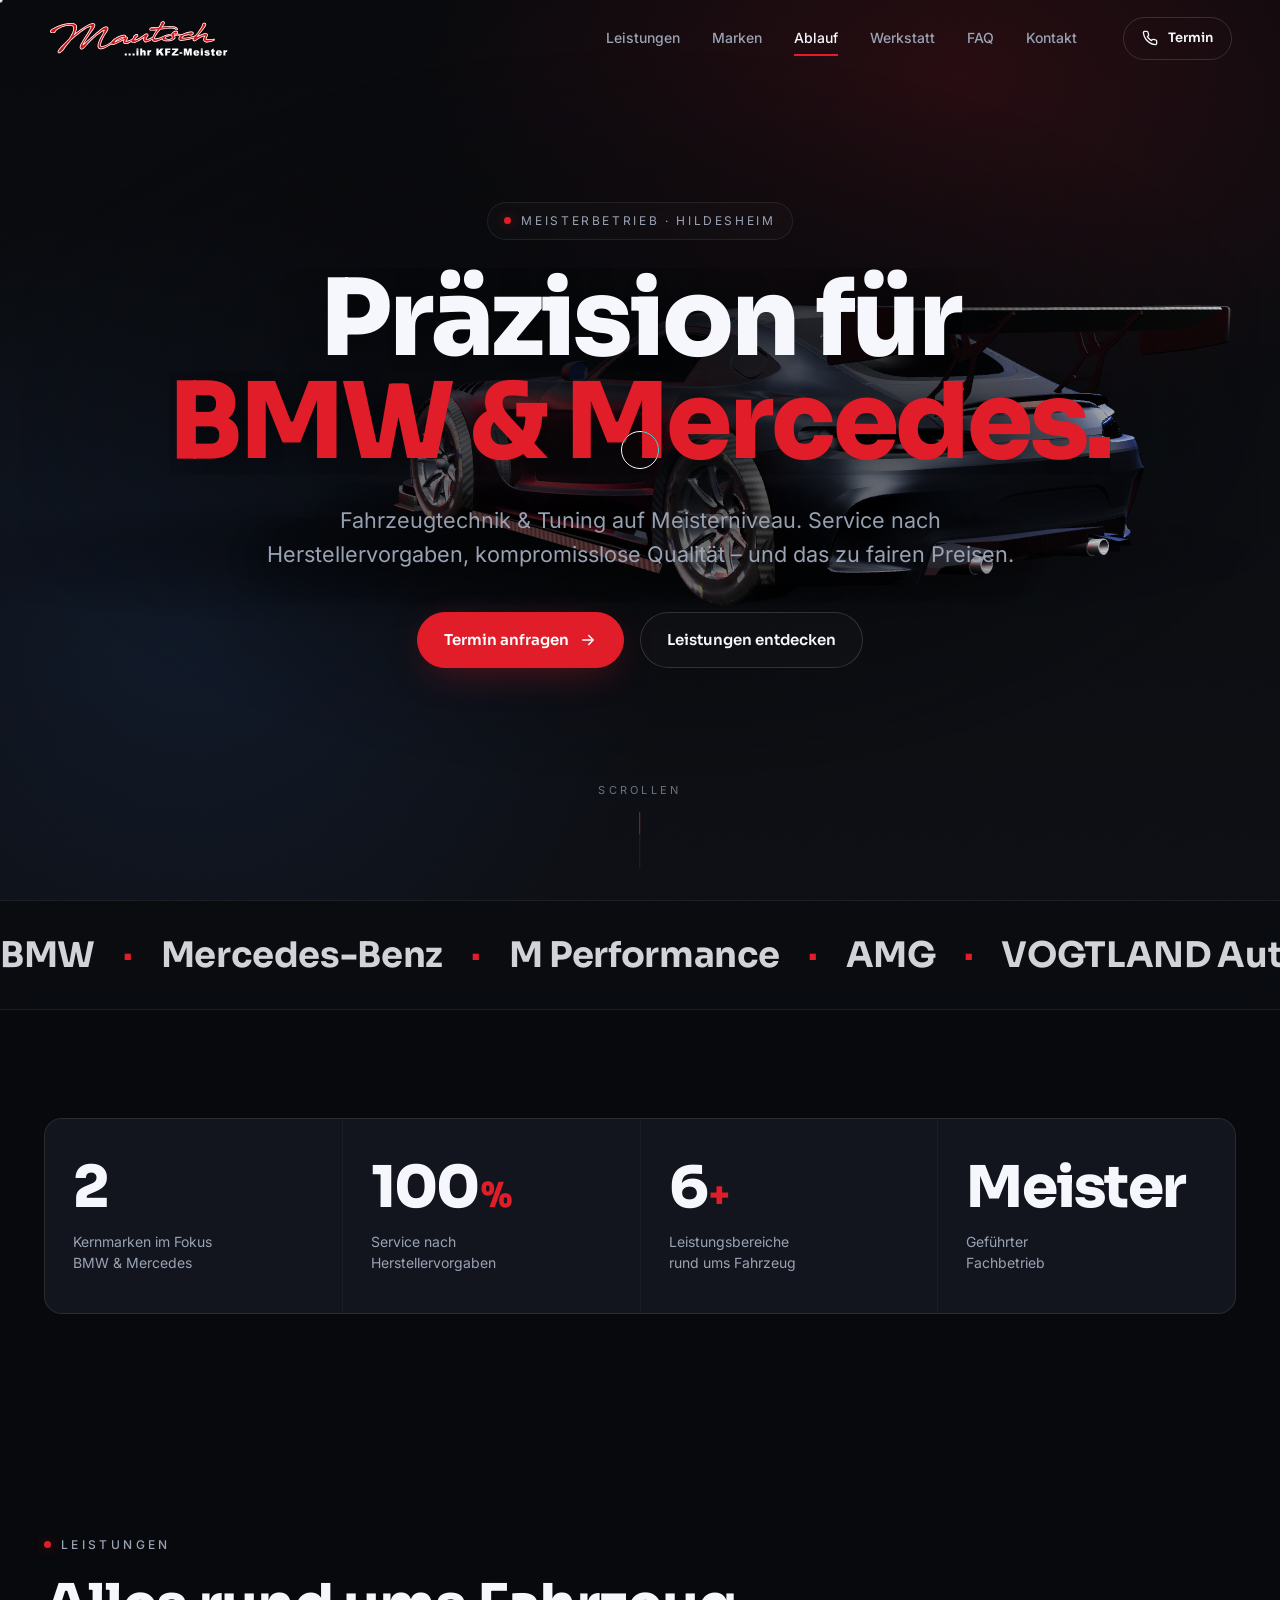
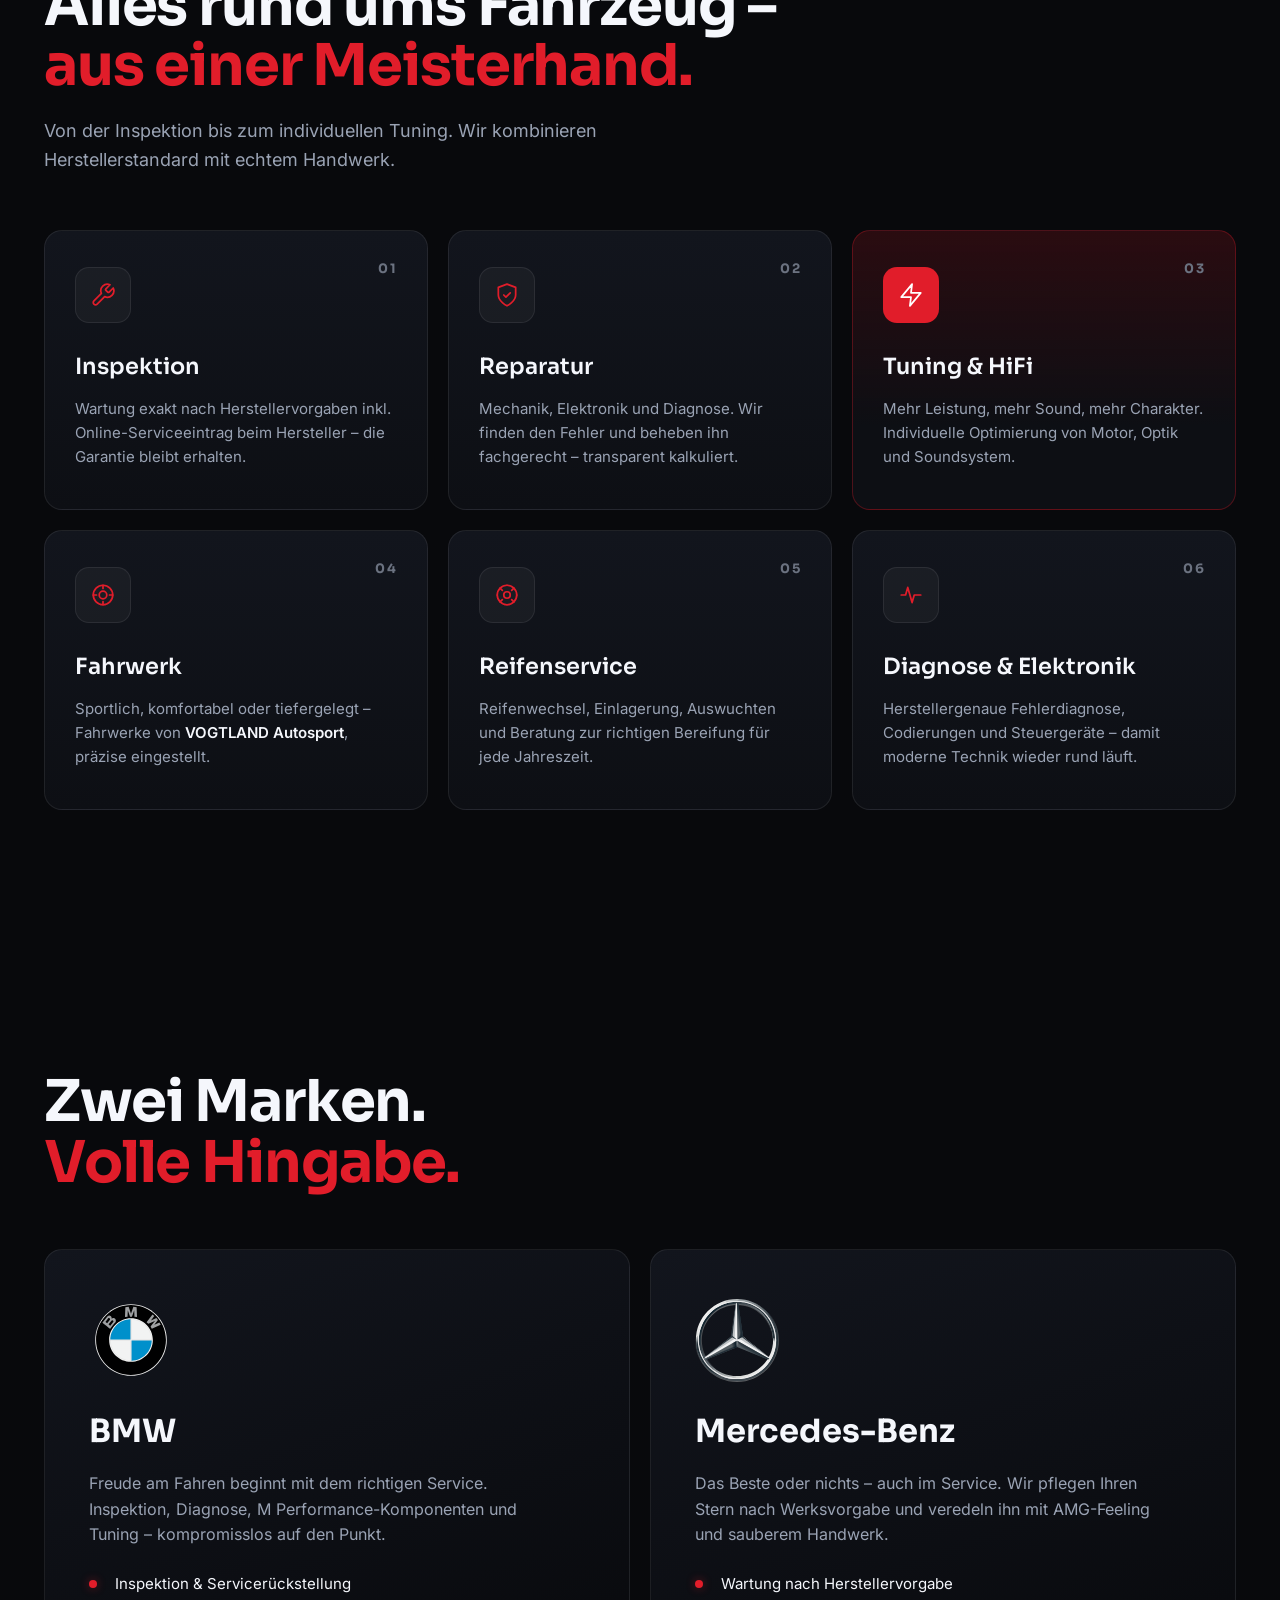
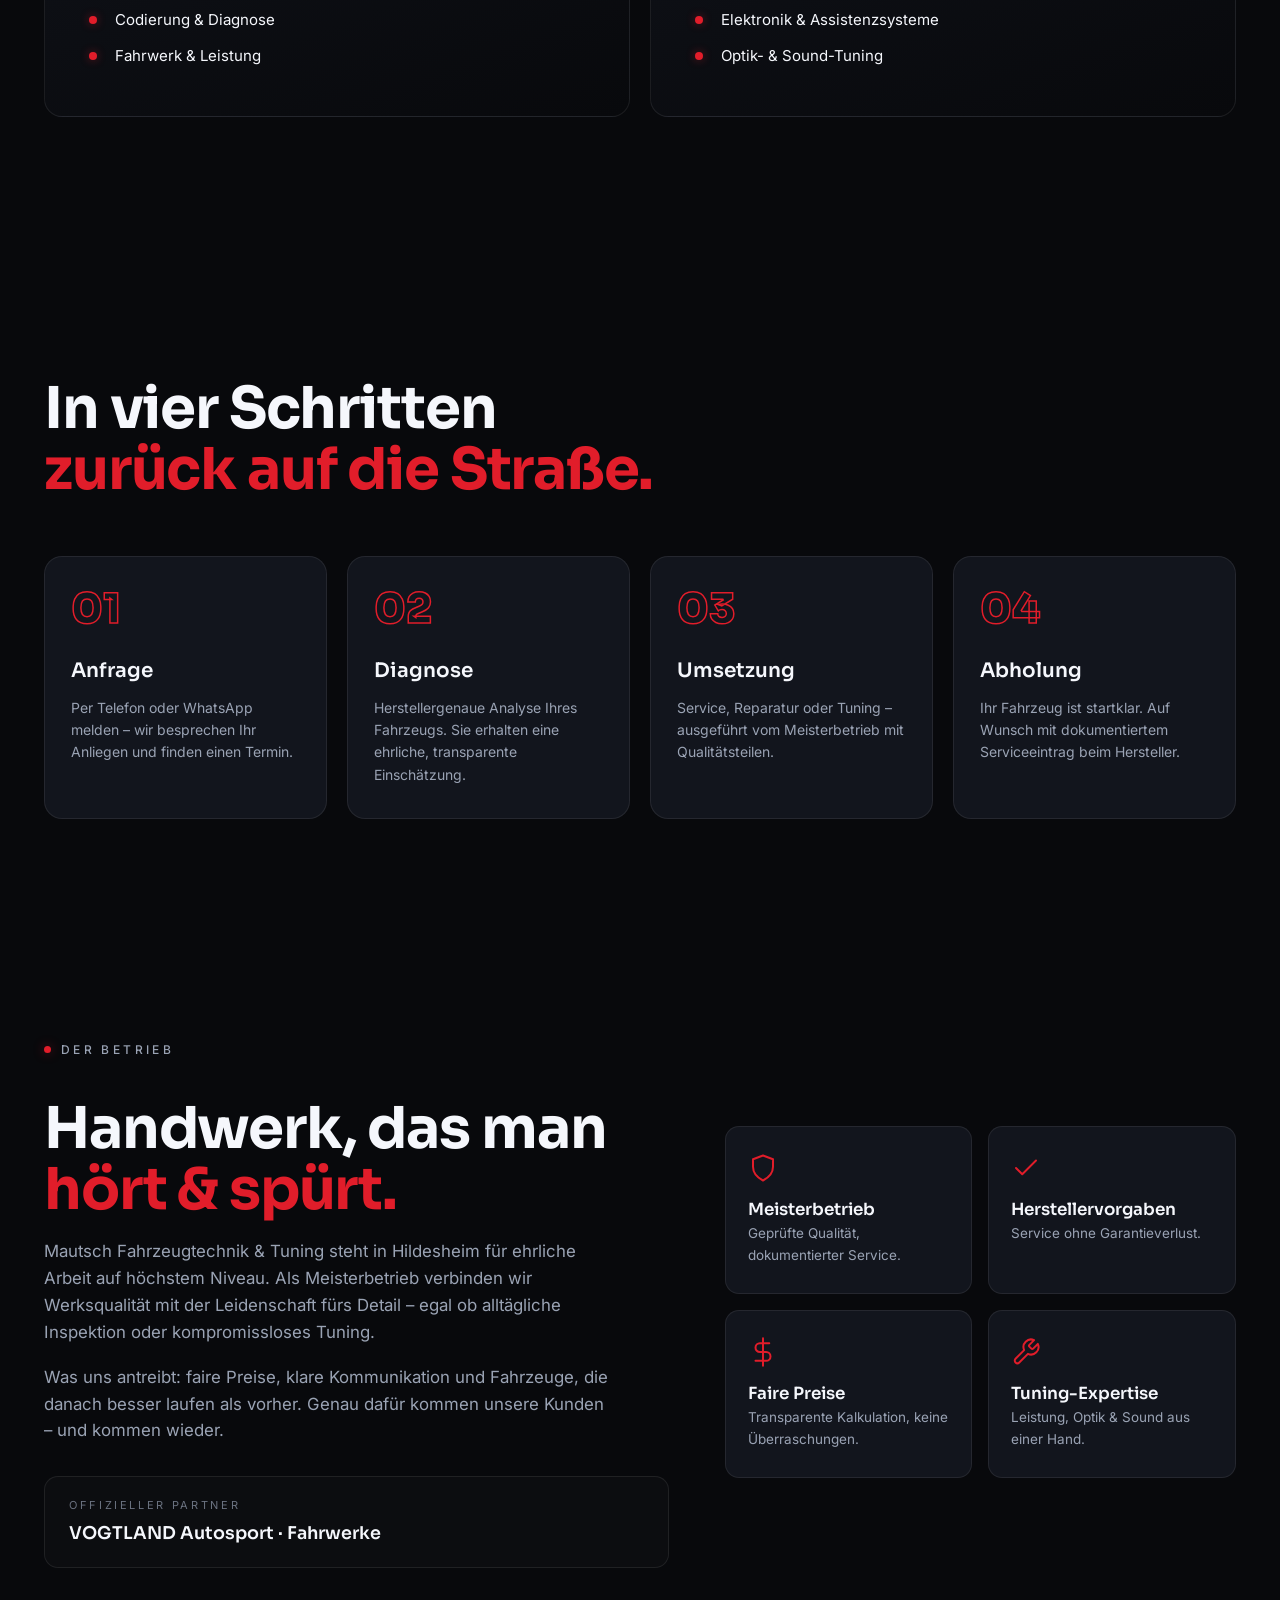
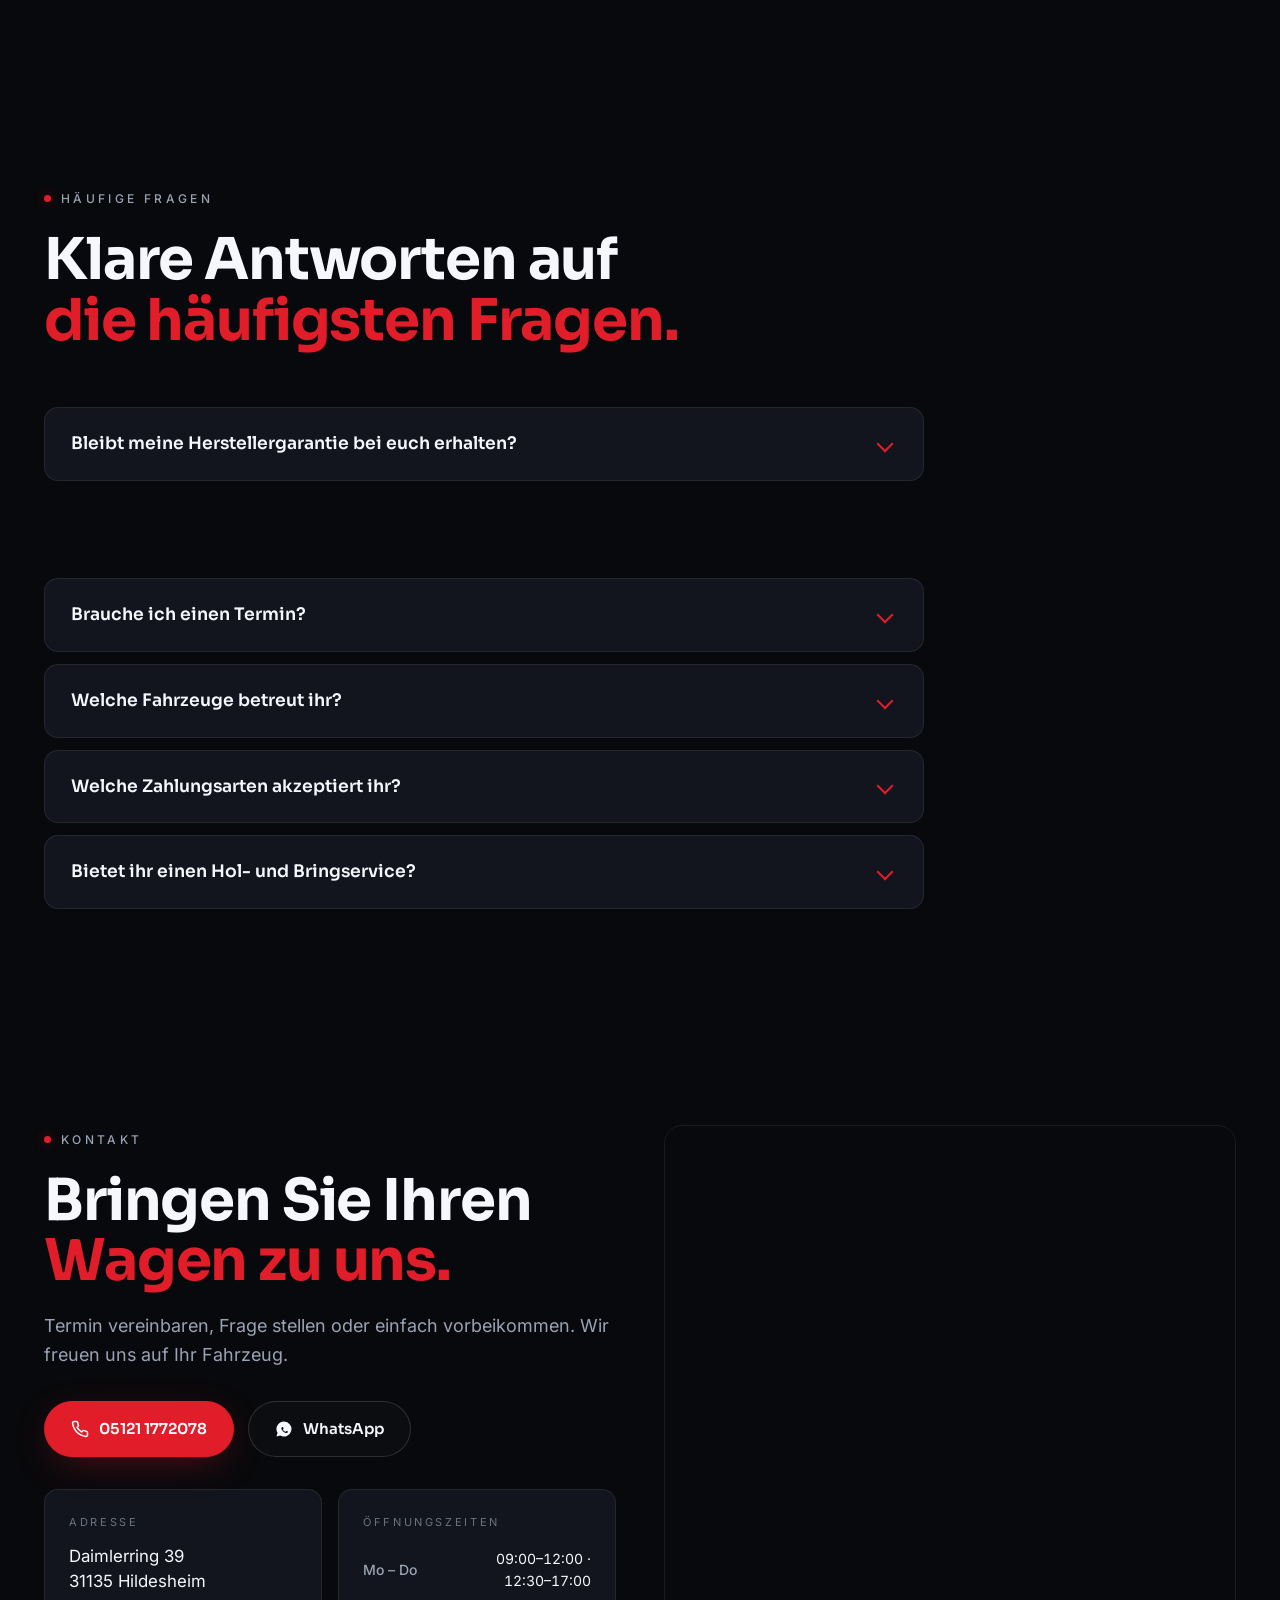
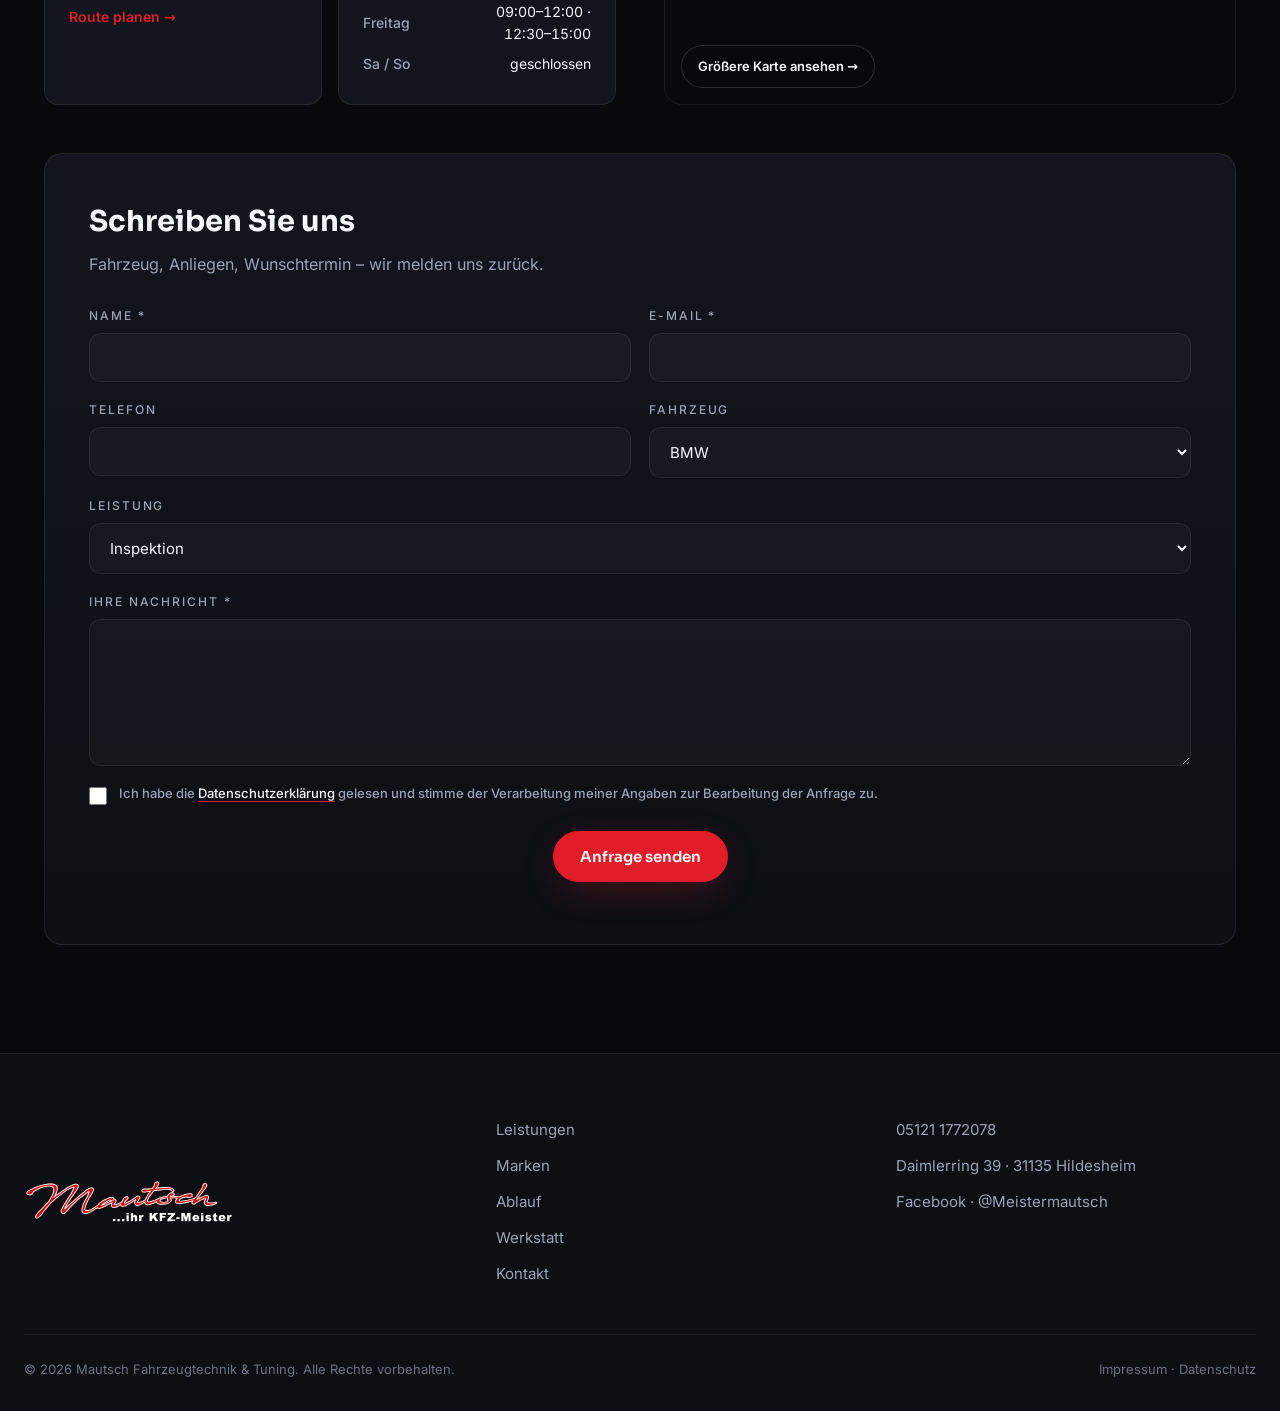
<file: mautsch-fahrzeugtechnik/index.html>
<!DOCTYPE html>
<html lang="de">
<head>
  <meta charset="UTF-8" />
  <meta name="viewport" content="width=device-width, initial-scale=1.0" />
  <title>Mautsch Fahrzeugtechnik &amp; Tuning · BMW &amp; Mercedes Spezialist Hildesheim</title>
  <meta name="description" content="Mautsch Fahrzeugtechnik & Tuning in Hildesheim – Ihr Meisterbetrieb für BMW & Mercedes. Inspektion nach Herstellervorgaben, Reparatur, Tuning & HiFi, Fahrwerk und Reifenservice." />
  <meta name="theme-color" content="#0a0b0e" />

  <meta property="og:title" content="Mautsch Fahrzeugtechnik & Tuning" />
  <meta property="og:description" content="Meisterbetrieb für BMW & Mercedes in Hildesheim. Service nach Herstellervorgaben, Tuning, Fahrwerk & mehr." />
  <meta property="og:type" content="website" />

  <script type="application/ld+json">
  {
    "@context": "https://schema.org",
    "@type": "AutoRepair",
    "name": "Mautsch Fahrzeugtechnik & Tuning",
    "description": "Meisterbetrieb für BMW & Mercedes in Hildesheim. Inspektion, Reparatur, Tuning, Fahrwerk und Reifenservice.",
    "url": "https://www.mautsch-fahrzeugtechnik.de",
    "telephone": "+49-5121-1772078",
    "priceRange": "$$",
    "address": {
      "@type": "PostalAddress",
      "streetAddress": "Daimlerring 39",
      "postalCode": "31135",
      "addressLocality": "Hildesheim",
      "addressCountry": "DE"
    },
    "geo": { "@type": "GeoCoordinates", "latitude": 52.155, "longitude": 9.95 },
    "openingHoursSpecification": [
      { "@type": "OpeningHoursSpecification", "dayOfWeek": ["Monday","Tuesday","Wednesday","Thursday"], "opens": "09:00", "closes": "17:00" },
      { "@type": "OpeningHoursSpecification", "dayOfWeek": "Friday", "opens": "09:00", "closes": "15:00" }
    ],
    "areaServed": { "@type": "City", "name": "Hildesheim" },
    "knowsAbout": ["BMW","Mercedes-Benz","Inspektion","Reparatur","Tuning","Fahrwerk","Reifenservice","Diagnose"],
    "sameAs": ["https://www.facebook.com/Meistermautsch/"]
  }
  </script>

  <link rel="preload" href="fonts/sora-latin-700-normal.woff2" as="font" type="font/woff2" crossorigin />
  <link rel="preload" href="fonts/inter-latin-400-normal.woff2" as="font" type="font/woff2" crossorigin />
  <link rel="stylesheet" href="css/fonts.css" />
  <link rel="stylesheet" href="css/style.css" />

  <!-- Motion + smooth scroll libraries (vendored locally, deferred so they load before the module) -->
  <script defer src="js/vendor/gsap.min.js"></script>
  <script defer src="js/vendor/ScrollTrigger.min.js"></script>
  <script defer src="js/vendor/lenis.umd.js"></script>

  <!-- Three.js for the 3D low-poly car (vendored locally) -->
  <script type="importmap">
  {
    "imports": {
      "three": "./js/vendor/three.module.js",
      "three/addons/": "./js/vendor/three/addons/"
    }
  }
  </script>

  <script type="module" src="js/scene.js"></script>
  <script type="module" src="js/main.js"></script>
</head>
<body>
  <!-- ===== Preloader ===== -->
  <div class="preloader" id="preloader" aria-hidden="true">
    <div class="preloader__inner">
      <img class="preloader__logo" src="img/mautsch.svg" alt="Mautsch Fahrzeugtechnik &amp; Tuning" />
      <div class="preloader__bar"><span id="preloaderBar"></span></div>
      <div class="preloader__pct" id="preloaderPct">0%</div>
    </div>
  </div>

  <!-- ===== Custom cursor (desktop) ===== -->
  <div class="cursor" id="cursor" aria-hidden="true"></div>
  <div class="cursor-dot" id="cursorDot" aria-hidden="true"></div>

  <!-- ===== Persistent 3D canvas ===== -->
  <div class="scene" id="scene" aria-hidden="true">
    <canvas id="car-canvas"></canvas>
  </div>
  <div class="grain" aria-hidden="true"></div>

  <!-- ===== Navigation ===== -->
  <header class="nav" id="nav">
    <a class="nav__brand" href="#top" aria-label="Mautsch Fahrzeugtechnik Startseite">
      <img class="nav__brand-logo" src="img/mautsch.svg" alt="Mautsch Fahrzeugtechnik &amp; Tuning" />
    </a>
    <nav class="nav__links" id="navLinks" aria-label="Hauptnavigation">
      <a href="#leistungen" data-link>Leistungen</a>
      <a href="#marken" data-link>Marken</a>
      <a href="#ablauf" data-link>Ablauf</a>
      <a href="#werkstatt" data-link>Werkstatt</a>
      <a href="#faq" data-link>FAQ</a>
      <a href="#kontakt" data-link>Kontakt</a>
    </nav>
    <a href="tel:+4951211772078" class="btn btn--sm nav__cta" data-magnetic>
      <svg viewBox="0 0 24 24" width="16" height="16" fill="none" stroke="currentColor" stroke-width="2" stroke-linecap="round" stroke-linejoin="round" aria-hidden="true"><path d="M22 16.92v3a2 2 0 0 1-2.18 2 19.79 19.79 0 0 1-8.63-3.07 19.5 19.5 0 0 1-6-6 19.79 19.79 0 0 1-3.07-8.67A2 2 0 0 1 4.11 2h3a2 2 0 0 1 2 1.72c.13.96.36 1.9.7 2.81a2 2 0 0 1-.45 2.11L8.09 9.91a16 16 0 0 0 6 6l1.27-1.27a2 2 0 0 1 2.11-.45c.91.34 1.85.57 2.81.7A2 2 0 0 1 22 16.92Z"/></svg>
      Termin
    </a>
    <button class="nav__burger" id="navBurger" aria-label="Menü öffnen" aria-expanded="false">
      <span></span><span></span><span></span>
    </button>
  </header>

  <!-- Mobile menu -->
  <div class="mobile-menu" id="mobileMenu" aria-hidden="true">
    <a href="#leistungen" data-link>Leistungen</a>
    <a href="#marken" data-link>Marken</a>
    <a href="#ablauf" data-link>Ablauf</a>
    <a href="#werkstatt" data-link>Werkstatt</a>
    <a href="#faq" data-link>FAQ</a>
    <a href="#kontakt" data-link>Kontakt</a>
    <a href="tel:+4951211772078" class="btn">Termin anfragen</a>
  </div>

  <main id="top">
    <!-- ===== Hero ===== -->
    <section class="hero section" id="hero">
      <div class="hero__eyebrow reveal-up">
        <span class="dot"></span> Meisterbetrieb · Hildesheim
      </div>
      <h1 class="hero__title">
        <span class="line"><span>Präzision für</span></span>
        <span class="line"><span class="accent">BMW &amp; Mercedes.</span></span>
      </h1>
      <p class="hero__sub reveal-up">
        Fahrzeugtechnik &amp; Tuning auf Meisterniveau. Service nach Herstellervorgaben,
        kompromisslose Qualität – und das zu fairen Preisen.
      </p>
      <div class="hero__cta reveal-up">
        <a href="#kontakt" class="btn btn--primary" data-magnetic data-link>
          Termin anfragen
          <svg viewBox="0 0 24 24" width="18" height="18" fill="none" stroke="currentColor" stroke-width="2" stroke-linecap="round" stroke-linejoin="round" aria-hidden="true"><path d="M5 12h14M13 6l6 6-6 6"/></svg>
        </a>
        <a href="#leistungen" class="btn btn--ghost" data-magnetic data-link>Leistungen entdecken</a>
      </div>

      <div class="hero__scroll" aria-hidden="true">
        <span>Scrollen</span>
        <div class="hero__scroll-line"><i></i></div>
      </div>

      <div class="color-picker reveal-up" id="colorPicker" aria-label="Lackfarbe des 3D-Autos wählen">
        <span class="color-picker__label">Lackfarbe</span>
        <div class="color-picker__swatches" role="radiogroup" aria-label="Lackfarbe">
          <button type="button" class="swatch is-active" data-color="#3a414e" style="--c:#3a414e" aria-label="Gunmetal" title="Gunmetal"></button>
          <button type="button" class="swatch" data-color="#0c0d10" style="--c:#0c0d10" aria-label="Tiefschwarz" title="Tiefschwarz"></button>
          <button type="button" class="swatch" data-color="#c1c5cc" style="--c:#c1c5cc" aria-label="Silber" title="Silber"></button>
          <button type="button" class="swatch" data-color="#c8202a" style="--c:#c8202a" aria-label="Performance-Rot" title="Performance-Rot"></button>
          <button type="button" class="swatch" data-color="#1d3a5e" style="--c:#1d3a5e" aria-label="Marineblau" title="Marineblau"></button>
          <button type="button" class="swatch" data-color="#1b3d2a" style="--c:#1b3d2a" aria-label="British Racing Green" title="British Racing Green"></button>
        </div>
      </div>
    </section>

    <!-- ===== Brand marquee ===== -->
    <section class="marquee" aria-label="Marken und Partner">
      <div class="marquee__track">
        <span>BMW</span><i>·</i><span>Mercedes-Benz</span><i>·</i><span>M Performance</span><i>·</i><span>AMG</span><i>·</i><span>VOGTLAND Autosport</span><i>·</i><span>Tuning &amp; HiFi</span><i>·</i>
        <span>BMW</span><i>·</i><span>Mercedes-Benz</span><i>·</i><span>M Performance</span><i>·</i><span>AMG</span><i>·</i><span>VOGTLAND Autosport</span><i>·</i><span>Tuning &amp; HiFi</span><i>·</i>
      </div>
    </section>

    <!-- ===== Stats ===== -->
    <section class="stats section">
      <div class="stats__grid">
        <div class="stat reveal-up">
          <div class="stat__num"><span data-count="2">0</span></div>
          <div class="stat__label">Kernmarken im Fokus<br>BMW &amp; Mercedes</div>
        </div>
        <div class="stat reveal-up">
          <div class="stat__num"><span data-count="100">0</span><i>%</i></div>
          <div class="stat__label">Service nach<br>Herstellervorgaben</div>
        </div>
        <div class="stat reveal-up">
          <div class="stat__num"><span data-count="6">0</span><i>+</i></div>
          <div class="stat__label">Leistungsbereiche<br>rund ums Fahrzeug</div>
        </div>
        <div class="stat reveal-up">
          <div class="stat__num">Meister</div>
          <div class="stat__label">Geführter<br>Fachbetrieb</div>
        </div>
      </div>
    </section>

    <!-- ===== Leistungen ===== -->
    <section class="section services" id="leistungen">
      <div class="section__head">
        <div class="section__eyebrow reveal-up"><span class="dot"></span> Leistungen</div>
        <h2 class="section__title reveal-up">Alles rund ums Fahrzeug –<br><span class="accent">aus einer Meisterhand.</span></h2>
        <p class="section__lead reveal-up">Von der Inspektion bis zum individuellen Tuning. Wir kombinieren Herstellerstandard mit echtem Handwerk.</p>
      </div>

      <div class="services__grid">
        <article class="card reveal-up" data-tilt>
          <div class="card__icon">
            <svg viewBox="0 0 24 24" fill="none" stroke="currentColor" stroke-width="1.6" stroke-linecap="round" stroke-linejoin="round"><path d="M14.7 6.3a1 1 0 0 0 0 1.4l1.6 1.6a1 1 0 0 0 1.4 0l3.77-3.77a6 6 0 0 1-7.94 7.94l-6.91 6.91a2.12 2.12 0 0 1-3-3l6.91-6.91a6 6 0 0 1 7.94-7.94l-3.76 3.76Z"/></svg>
          </div>
          <h3>Inspektion</h3>
          <p>Wartung exakt nach Herstellervorgaben inkl. Online-Serviceeintrag beim Hersteller – die Garantie bleibt erhalten.</p>
          <span class="card__index">01</span>
        </article>

        <article class="card reveal-up" data-tilt>
          <div class="card__icon">
            <svg viewBox="0 0 24 24" fill="none" stroke="currentColor" stroke-width="1.6" stroke-linecap="round" stroke-linejoin="round"><path d="M12 22s8-4 8-10V5l-8-3-8 3v7c0 6 8 10 8 10Z"/><path d="m9 12 2 2 4-4"/></svg>
          </div>
          <h3>Reparatur</h3>
          <p>Mechanik, Elektronik und Diagnose. Wir finden den Fehler und beheben ihn fachgerecht – transparent kalkuliert.</p>
          <span class="card__index">02</span>
        </article>

        <article class="card reveal-up card--accent" data-tilt>
          <div class="card__icon">
            <svg viewBox="0 0 24 24" fill="none" stroke="currentColor" stroke-width="1.6" stroke-linecap="round" stroke-linejoin="round"><path d="M13 2 3 14h9l-1 8 10-12h-9l1-8Z"/></svg>
          </div>
          <h3>Tuning &amp; HiFi</h3>
          <p>Mehr Leistung, mehr Sound, mehr Charakter. Individuelle Optimierung von Motor, Optik und Soundsystem.</p>
          <span class="card__index">03</span>
        </article>

        <article class="card reveal-up" data-tilt>
          <div class="card__icon">
            <svg viewBox="0 0 24 24" fill="none" stroke="currentColor" stroke-width="1.6" stroke-linecap="round" stroke-linejoin="round"><circle cx="12" cy="12" r="9"/><circle cx="12" cy="12" r="3.5"/><path d="M12 3v3M12 18v3M3 12h3M18 12h3"/></svg>
          </div>
          <h3>Fahrwerk</h3>
          <p>Sportlich, komfortabel oder tiefergelegt – Fahrwerke von <strong>VOGTLAND Autosport</strong>, präzise eingestellt.</p>
          <span class="card__index">04</span>
        </article>

        <article class="card reveal-up" data-tilt>
          <div class="card__icon">
            <svg viewBox="0 0 24 24" fill="none" stroke="currentColor" stroke-width="1.6" stroke-linecap="round" stroke-linejoin="round"><circle cx="12" cy="12" r="9"/><circle cx="12" cy="12" r="3"/><path d="m12 3 0 0M21 12l0 0M12 21l0 0M3 12l0 0M5.6 5.6l2.1 2.1M18.4 5.6l-2.1 2.1M18.4 18.4l-2.1-2.1M5.6 18.4l2.1-2.1"/></svg>
          </div>
          <h3>Reifenservice</h3>
          <p>Reifenwechsel, Einlagerung, Auswuchten und Beratung zur richtigen Bereifung für jede Jahreszeit.</p>
          <span class="card__index">05</span>
        </article>

        <article class="card reveal-up" data-tilt>
          <div class="card__icon">
            <svg viewBox="0 0 24 24" fill="none" stroke="currentColor" stroke-width="1.6" stroke-linecap="round" stroke-linejoin="round"><path d="M3 12h4l2-7 4 14 2-7h6"/></svg>
          </div>
          <h3>Diagnose &amp; Elektronik</h3>
          <p>Herstellergenaue Fehlerdiagnose, Codierungen und Steuergeräte – damit moderne Technik wieder rund läuft.</p>
          <span class="card__index">06</span>
        </article>
      </div>
    </section>

    <!-- ===== Marken ===== -->
    <section class="section brands" id="marken">
      <div class="section__head">
        <div class="section__eyebrow reveal-up"><span class="dot"></span> Spezialisierung</div>
        <h2 class="section__title reveal-up">Zwei Marken.<br><span class="accent">Volle Hingabe.</span></h2>
      </div>
      <div class="brands__grid">
        <article class="brand-panel reveal-up">
          <div class="brand-panel__logo">
            <img src="img/bmw.svg" alt="BMW Logo" />
          </div>
          <h3>BMW</h3>
          <p>Freude am Fahren beginnt mit dem richtigen Service. Inspektion, Diagnose, M&nbsp;Performance-Komponenten und Tuning – kompromisslos auf den Punkt.</p>
          <ul class="brand-panel__list">
            <li>Inspektion &amp; Servicerückstellung</li>
            <li>Codierung &amp; Diagnose</li>
            <li>Fahrwerk &amp; Leistung</li>
          </ul>
        </article>
        <article class="brand-panel reveal-up">
          <div class="brand-panel__logo">
            <img src="img/mercedes.svg" alt="Mercedes-Benz Logo" />
          </div>
          <h3>Mercedes-Benz</h3>
          <p>Das Beste oder nichts – auch im Service. Wir pflegen Ihren Stern nach Werksvorgabe und veredeln ihn mit AMG-Feeling und sauberem Handwerk.</p>
          <ul class="brand-panel__list">
            <li>Wartung nach Herstellervorgabe</li>
            <li>Elektronik &amp; Assistenzsysteme</li>
            <li>Optik- &amp; Sound-Tuning</li>
          </ul>
        </article>
      </div>
    </section>

    <!-- ===== Ablauf ===== -->
    <section class="section process" id="ablauf">
      <div class="section__head">
        <div class="section__eyebrow reveal-up"><span class="dot"></span> So läuft's</div>
        <h2 class="section__title reveal-up">In vier Schritten<br><span class="accent">zurück auf die Straße.</span></h2>
      </div>
      <div class="process__list">
        <div class="step reveal-up">
          <div class="step__no">01</div>
          <h3>Anfrage</h3>
          <p>Per Telefon oder WhatsApp melden – wir besprechen Ihr Anliegen und finden einen Termin.</p>
        </div>
        <div class="step reveal-up">
          <div class="step__no">02</div>
          <h3>Diagnose</h3>
          <p>Herstellergenaue Analyse Ihres Fahrzeugs. Sie erhalten eine ehrliche, transparente Einschätzung.</p>
        </div>
        <div class="step reveal-up">
          <div class="step__no">03</div>
          <h3>Umsetzung</h3>
          <p>Service, Reparatur oder Tuning – ausgeführt vom Meisterbetrieb mit Qualitätsteilen.</p>
        </div>
        <div class="step reveal-up">
          <div class="step__no">04</div>
          <h3>Abholung</h3>
          <p>Ihr Fahrzeug ist startklar. Auf Wunsch mit dokumentiertem Serviceeintrag beim Hersteller.</p>
        </div>
      </div>
    </section>

    <!-- ===== Werkstatt / About ===== -->
    <section class="section about" id="werkstatt">
      <div class="about__grid">
        <div class="about__text reveal-up">
          <div class="section__eyebrow"><span class="dot"></span> Der Betrieb</div>
          <h2 class="section__title">Handwerk, das man <span class="accent">hört &amp; spürt.</span></h2>
          <p>Mautsch Fahrzeugtechnik &amp; Tuning steht in Hildesheim für ehrliche Arbeit auf höchstem Niveau. Als Meisterbetrieb verbinden wir Werksqualität mit der Leidenschaft fürs Detail – egal ob alltägliche Inspektion oder kompromissloses Tuning.</p>
          <p>Was uns antreibt: faire Preise, klare Kommunikation und Fahrzeuge, die danach besser laufen als vorher. Genau dafür kommen unsere Kunden – und kommen wieder.</p>
          <div class="about__partner">
            <span>Offizieller Partner</span>
            <strong>VOGTLAND Autosport · Fahrwerke</strong>
          </div>
        </div>
        <div class="about__features reveal-up">
          <div class="feature">
            <svg viewBox="0 0 24 24" fill="none" stroke="currentColor" stroke-width="1.6" stroke-linecap="round" stroke-linejoin="round"><path d="M12 2 4 5v6c0 5 3.4 8.6 8 11 4.6-2.4 8-6 8-11V5l-8-3Z"/></svg>
            <div><h4>Meisterbetrieb</h4><p>Geprüfte Qualität, dokumentierter Service.</p></div>
          </div>
          <div class="feature">
            <svg viewBox="0 0 24 24" fill="none" stroke="currentColor" stroke-width="1.6" stroke-linecap="round" stroke-linejoin="round"><path d="M20 6 9 17l-5-5"/></svg>
            <div><h4>Herstellervorgaben</h4><p>Service ohne Garantieverlust.</p></div>
          </div>
          <div class="feature">
            <svg viewBox="0 0 24 24" fill="none" stroke="currentColor" stroke-width="1.6" stroke-linecap="round" stroke-linejoin="round"><line x1="12" y1="1" x2="12" y2="23"/><path d="M17 5H9.5a3.5 3.5 0 0 0 0 7h5a3.5 3.5 0 0 1 0 7H6"/></svg>
            <div><h4>Faire Preise</h4><p>Transparente Kalkulation, keine Überraschungen.</p></div>
          </div>
          <div class="feature">
            <svg viewBox="0 0 24 24" fill="none" stroke="currentColor" stroke-width="1.6" stroke-linecap="round" stroke-linejoin="round"><path d="M14.7 6.3a1 1 0 0 0 0 1.4l1.6 1.6a1 1 0 0 0 1.4 0l3.77-3.77a6 6 0 0 1-7.94 7.94l-6.91 6.91a2.12 2.12 0 0 1-3-3l6.91-6.91a6 6 0 0 1 7.94-7.94l-3.76 3.76Z"/></svg>
            <div><h4>Tuning-Expertise</h4><p>Leistung, Optik &amp; Sound aus einer Hand.</p></div>
          </div>
        </div>
      </div>
    </section>

    <!-- ===== FAQ ===== -->
    <section class="section faq" id="faq">
      <div class="section__head">
        <div class="section__eyebrow reveal-up"><span class="dot"></span> Häufige Fragen</div>
        <h2 class="section__title reveal-up">Klare Antworten auf<br><span class="accent">die häufigsten Fragen.</span></h2>
      </div>
      <div class="faq__list">
        <details class="faq-item reveal-up">
          <summary><span>Bleibt meine Herstellergarantie bei euch erhalten?</span><i></i></summary>
          <div class="faq-item__body"><p>Ja. Wir warten Ihr Fahrzeug strikt nach Herstellervorgaben und tragen den Service online beim Hersteller ein – die Neuwagengarantie bleibt vollständig erhalten.</p></div>
        </details>
        <details class="faq-item reveal-up">
          <summary><span>Ist Tuning mit TÜV-Eintragung möglich?</span><i></i></summary>
          <div class="faq-item__body"><p>Wir verbauen ausschließlich Komponenten mit Teilegutachten, ABE oder EG-Betriebserlaubnis. Eintragungen koordinieren wir mit den Prüforganisationen, damit Ihr Umbau am Ende sauber im Fahrzeugschein steht.</p></div>
        </details>
        <details class="faq-item reveal-up">
          <summary><span>Brauche ich einen Termin?</span><i></i></summary>
          <div class="faq-item__body"><p>Für planbare Arbeiten ja – ein Anruf oder eine WhatsApp-Nachricht genügt. Bei Pannen oder akuten Defekten finden wir kurzfristig einen Slot.</p></div>
        </details>
        <details class="faq-item reveal-up">
          <summary><span>Welche Fahrzeuge betreut ihr?</span><i></i></summary>
          <div class="faq-item__body"><p>Unser Schwerpunkt liegt auf BMW und Mercedes-Benz – vom Daily über Sportwagen bis SUV. Andere Marken gerne auf Anfrage.</p></div>
        </details>
        <details class="faq-item reveal-up">
          <summary><span>Welche Zahlungsarten akzeptiert ihr?</span><i></i></summary>
          <div class="faq-item__body"><p>EC-Karte, Bargeld und Überweisung. Auf Wunsch erhalten Sie vor Beginn einen verbindlichen Kostenvoranschlag – ohne Überraschungen am Ende.</p></div>
        </details>
        <details class="faq-item reveal-up">
          <summary><span>Bietet ihr einen Hol- und Bringservice?</span><i></i></summary>
          <div class="faq-item__body"><p>Im Großraum Hildesheim auf Absprache – fragen Sie einfach bei der Terminbuchung danach.</p></div>
        </details>
      </div>
    </section>

    <!-- ===== Kontakt ===== -->
    <section class="section contact" id="kontakt">
      <div class="contact__inner">
        <div class="contact__intro reveal-up">
          <div class="section__eyebrow"><span class="dot"></span> Kontakt</div>
          <h2 class="section__title">Bringen Sie Ihren<br><span class="accent">Wagen zu uns.</span></h2>
          <p class="section__lead">Termin vereinbaren, Frage stellen oder einfach vorbeikommen. Wir freuen uns auf Ihr Fahrzeug.</p>

          <div class="contact__actions">
            <a href="tel:+4951211772078" class="btn btn--primary" data-magnetic>
              <svg viewBox="0 0 24 24" width="18" height="18" fill="none" stroke="currentColor" stroke-width="2" stroke-linecap="round" stroke-linejoin="round" aria-hidden="true"><path d="M22 16.92v3a2 2 0 0 1-2.18 2 19.79 19.79 0 0 1-8.63-3.07 19.5 19.5 0 0 1-6-6 19.79 19.79 0 0 1-3.07-8.67A2 2 0 0 1 4.11 2h3a2 2 0 0 1 2 1.72c.13.96.36 1.9.7 2.81a2 2 0 0 1-.45 2.11L8.09 9.91a16 16 0 0 0 6 6l1.27-1.27a2 2 0 0 1 2.11-.45c.91.34 1.85.57 2.81.7A2 2 0 0 1 22 16.92Z"/></svg>
              05121 1772078
            </a>
            <a href="https://wa.me/4951211772078" class="btn btn--ghost" data-magnetic target="_blank" rel="noopener">
              <svg viewBox="0 0 24 24" width="18" height="18" fill="currentColor" aria-hidden="true"><path d="M12 2a10 10 0 0 0-8.6 15.1L2 22l5-1.3A10 10 0 1 0 12 2Zm5.4 14.1c-.2.6-1.2 1.2-1.7 1.2-.4 0-1 .1-3-.8s-3.3-3-3.4-3.2c-.1-.2-.8-1.1-.8-2.1s.5-1.5.7-1.7c.2-.2.4-.3.6-.3h.4c.1 0 .3 0 .5.4l.7 1.6c0 .2.1.3 0 .5l-.3.4-.3.3c-.1.1-.2.3-.1.5.1.2.6 1 1.3 1.6.9.8 1.6 1 1.8 1.1.2.1.4.1.5-.1l.6-.7c.2-.2.3-.2.5-.1l1.6.7c.2.1.4.2.4.3.1.1.1.4-.1.9Z"/></svg>
              WhatsApp
            </a>
          </div>

          <div class="contact__cards">
            <div class="contact-card">
              <span class="contact-card__label">Adresse</span>
              <p>Daimlerring 39<br>31135 Hildesheim</p>
              <a href="https://www.openstreetmap.org/search?query=Daimlerring%2039%2C%2031135%20Hildesheim" target="_blank" rel="noopener" class="contact-card__link">Route planen →</a>
            </div>
            <div class="contact-card">
              <span class="contact-card__label">Öffnungszeiten</span>
              <table class="hours">
                <tr><th>Mo – Do</th><td>09:00–12:00 · 12:30–17:00</td></tr>
                <tr><th>Freitag</th><td>09:00–12:00 · 12:30–15:00</td></tr>
                <tr><th>Sa / So</th><td>geschlossen</td></tr>
              </table>
            </div>
          </div>
        </div>

        <div class="contact__map reveal-up">
          <iframe
            title="Standort Mautsch Fahrzeugtechnik auf der Karte"
            src="https://www.openstreetmap.org/export/embed.html?bbox=9.9300%2C52.1450%2C9.9700%2C52.1650&amp;layer=mapnik&amp;marker=52.1550%2C9.9500"
            loading="lazy" referrerpolicy="no-referrer-when-downgrade"></iframe>
          <a class="contact__map-link" href="https://www.openstreetmap.org/search?query=Daimlerring%2039%2C%2031135%20Hildesheim" target="_blank" rel="noopener">Größere Karte ansehen →</a>
        </div>
      </div>

      <div class="contact__form-wrap reveal-up">
        <div class="contact__form-head">
          <h3>Schreiben Sie uns</h3>
          <p>Fahrzeug, Anliegen, Wunschtermin – wir melden uns zurück.</p>
        </div>
        <form class="contact__form" id="contactForm" novalidate>
          <div class="field">
            <label for="cf-name">Name *</label>
            <input id="cf-name" name="name" type="text" required autocomplete="name" />
          </div>
          <div class="field">
            <label for="cf-email">E-Mail *</label>
            <input id="cf-email" name="email" type="email" required autocomplete="email" />
          </div>
          <div class="field">
            <label for="cf-phone">Telefon</label>
            <input id="cf-phone" name="phone" type="tel" autocomplete="tel" />
          </div>
          <div class="field">
            <label for="cf-vehicle">Fahrzeug</label>
            <select id="cf-vehicle" name="vehicle">
              <option>BMW</option>
              <option>Mercedes-Benz</option>
              <option>Andere Marke</option>
            </select>
          </div>
          <div class="field field--full">
            <label for="cf-service">Leistung</label>
            <select id="cf-service" name="service">
              <option>Inspektion</option>
              <option>Reparatur</option>
              <option>Tuning &amp; HiFi</option>
              <option>Fahrwerk</option>
              <option>Reifenservice</option>
              <option>Diagnose &amp; Elektronik</option>
              <option>Sonstiges</option>
            </select>
          </div>
          <div class="field field--full">
            <label for="cf-msg">Ihre Nachricht *</label>
            <textarea id="cf-msg" name="message" rows="5" required></textarea>
          </div>
          <div class="field field--full field--check">
            <input id="cf-gdpr" name="gdpr" type="checkbox" required />
            <label for="cf-gdpr">Ich habe die <a href="datenschutz.html">Datenschutzerklärung</a> gelesen und stimme der Verarbeitung meiner Angaben zur Bearbeitung der Anfrage zu.</label>
          </div>
          <div class="field field--full contact__form-actions">
            <button type="submit" class="btn btn--primary" data-magnetic>Anfrage senden</button>
            <span class="contact__form-status" id="cfStatus" role="status" aria-live="polite"></span>
          </div>
        </form>
      </div>
    </section>
  </main>

  <!-- ===== Footer ===== -->
  <footer class="footer">
    <div class="footer__top">
      <div class="footer__brand">
        <img class="footer__logo" src="img/mautsch.svg" alt="Mautsch Fahrzeugtechnik &amp; Tuning" />
      </div>
      <nav class="footer__nav" aria-label="Footernavigation">
        <a href="#leistungen" data-link>Leistungen</a>
        <a href="#marken" data-link>Marken</a>
        <a href="#ablauf" data-link>Ablauf</a>
        <a href="#werkstatt" data-link>Werkstatt</a>
        <a href="#kontakt" data-link>Kontakt</a>
      </nav>
      <div class="footer__contact">
        <a href="tel:+4951211772078">05121 1772078</a>
        <span>Daimlerring 39 · 31135 Hildesheim</span>
        <a href="https://www.facebook.com/Meistermautsch/" target="_blank" rel="noopener">Facebook · @Meistermautsch</a>
      </div>
    </div>
    <div class="footer__bottom">
      <span>© <span id="year"></span> Mautsch Fahrzeugtechnik &amp; Tuning. Alle Rechte vorbehalten.</span>
      <span class="footer__legal"><a href="impressum.html">Impressum</a> · <a href="datenschutz.html">Datenschutz</a></span>
    </div>
  </footer>
</body>
</html>
</file>
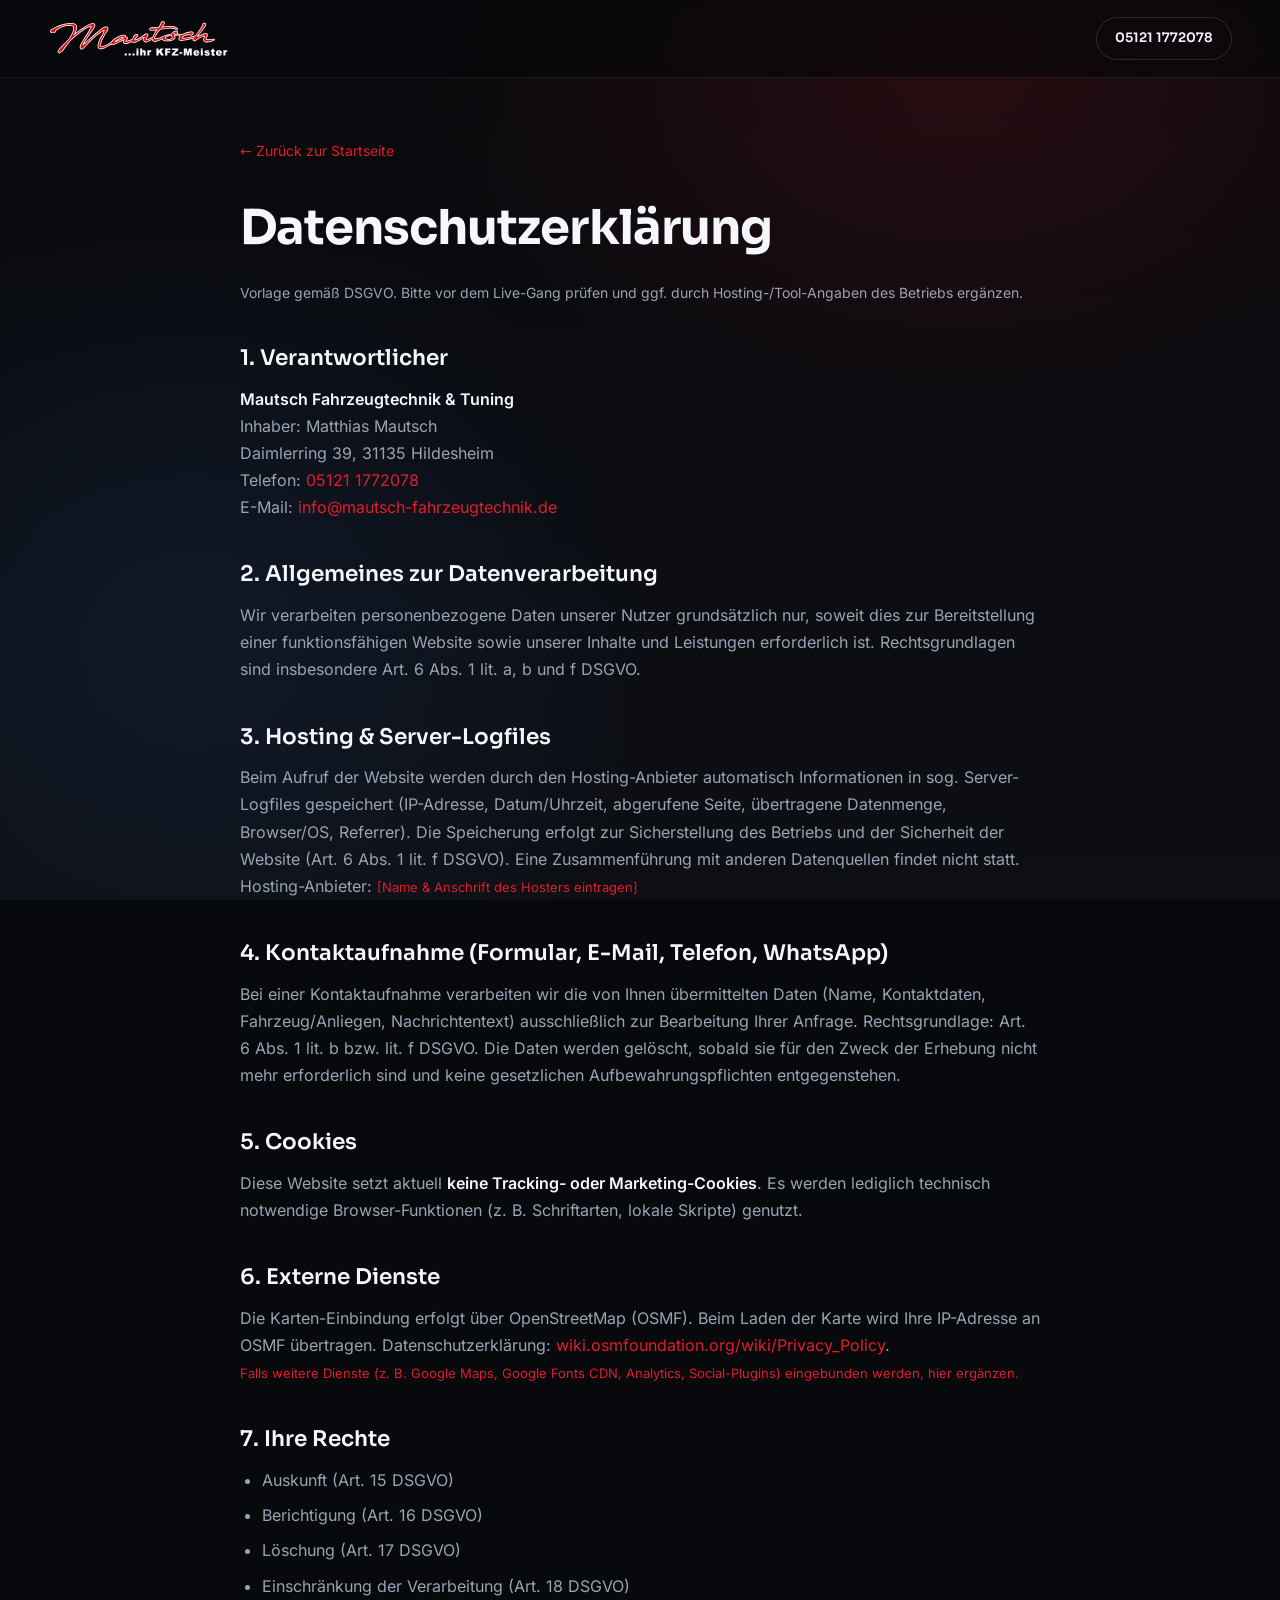
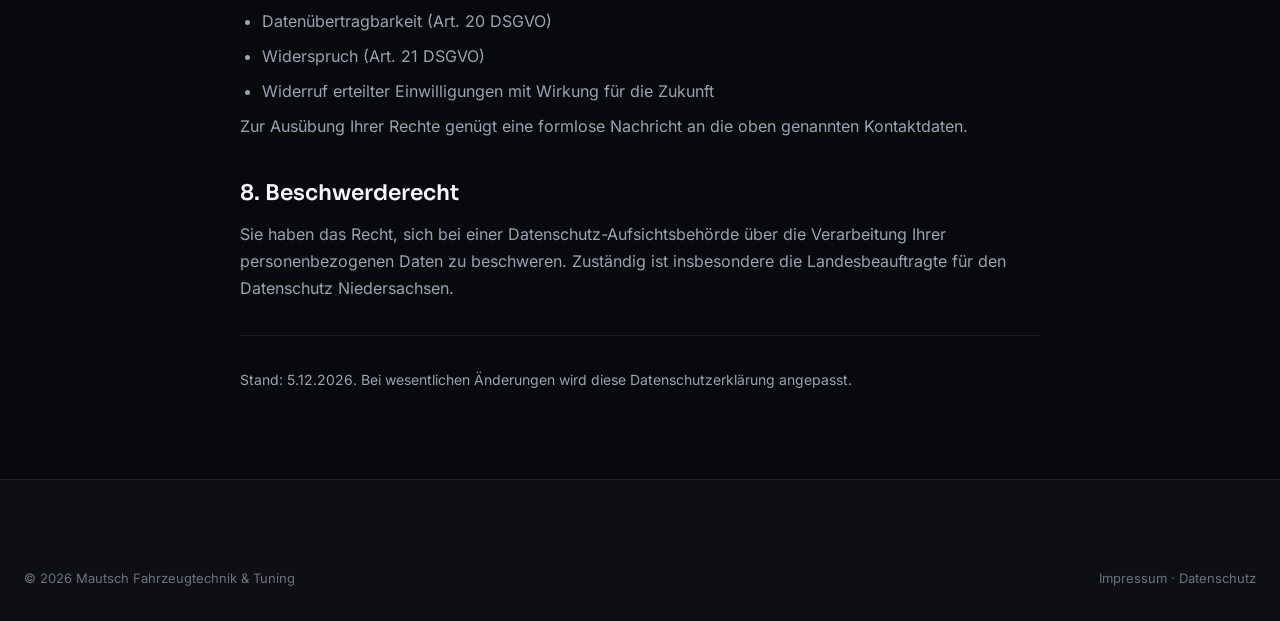
<file: mautsch-fahrzeugtechnik/datenschutz.html>
<!DOCTYPE html>
<html lang="de">
<head>
  <meta charset="UTF-8" />
  <meta name="viewport" content="width=device-width, initial-scale=1.0" />
  <title>Datenschutz · Mautsch Fahrzeugtechnik &amp; Tuning</title>
  <meta name="robots" content="noindex" />
  <meta name="theme-color" content="#0a0b0e" />
  <link rel="stylesheet" href="css/fonts.css" />
  <link rel="stylesheet" href="css/style.css" />
</head>
<body>
  <header class="nav is-scrolled">
    <a class="nav__brand" href="index.html" aria-label="Zur Startseite">
      <img class="nav__brand-logo" src="img/mautsch.svg" alt="Mautsch Fahrzeugtechnik &amp; Tuning" />
    </a>
    <a href="tel:+4951211772078" class="btn btn--sm" style="margin-left:auto">05121 1772078</a>
  </header>

  <main class="legal-page">
    <div class="legal-content">
      <a href="index.html" class="legal-back">← Zurück zur Startseite</a>
      <h1>Datenschutzerklärung</h1>
      <p class="legal-intro">Vorlage gemäß DSGVO. Bitte vor dem Live-Gang prüfen und ggf. durch Hosting-/Tool-Angaben des Betriebs ergänzen.</p>

      <h2>1. Verantwortlicher</h2>
      <p>
        <strong>Mautsch Fahrzeugtechnik &amp; Tuning</strong><br>
        Inhaber: Matthias Mautsch<br>
        Daimlerring 39, 31135 Hildesheim<br>
        Telefon: <a href="tel:+4951211772078">05121 1772078</a><br>
        E-Mail: <a href="mailto:info@mautsch-fahrzeugtechnik.de">info@mautsch-fahrzeugtechnik.de</a>
      </p>

      <h2>2. Allgemeines zur Datenverarbeitung</h2>
      <p>Wir verarbeiten personenbezogene Daten unserer Nutzer grundsätzlich nur, soweit dies zur Bereitstellung einer funktionsfähigen Website sowie unserer Inhalte und Leistungen erforderlich ist. Rechtsgrundlagen sind insbesondere Art. 6 Abs. 1 lit. a, b und f DSGVO.</p>

      <h2>3. Hosting &amp; Server-Logfiles</h2>
      <p>Beim Aufruf der Website werden durch den Hosting-Anbieter automatisch Informationen in sog. Server-Logfiles gespeichert (IP-Adresse, Datum/Uhrzeit, abgerufene Seite, übertragene Datenmenge, Browser/OS, Referrer). Die Speicherung erfolgt zur Sicherstellung des Betriebs und der Sicherheit der Website (Art. 6 Abs. 1 lit. f DSGVO). Eine Zusammenführung mit anderen Datenquellen findet nicht statt.<br>
      Hosting-Anbieter: <span class="legal-todo">[Name &amp; Anschrift des Hosters eintragen]</span></p>

      <h2>4. Kontaktaufnahme (Formular, E-Mail, Telefon, WhatsApp)</h2>
      <p>Bei einer Kontaktaufnahme verarbeiten wir die von Ihnen übermittelten Daten (Name, Kontaktdaten, Fahrzeug/Anliegen, Nachrichtentext) ausschließlich zur Bearbeitung Ihrer Anfrage. Rechtsgrundlage: Art. 6 Abs. 1 lit. b bzw. lit. f DSGVO. Die Daten werden gelöscht, sobald sie für den Zweck der Erhebung nicht mehr erforderlich sind und keine gesetzlichen Aufbewahrungspflichten entgegenstehen.</p>

      <h2>5. Cookies</h2>
      <p>Diese Website setzt aktuell <strong>keine Tracking- oder Marketing-Cookies</strong>. Es werden lediglich technisch notwendige Browser-Funktionen (z. B. Schriftarten, lokale Skripte) genutzt.</p>

      <h2>6. Externe Dienste</h2>
      <p>Die Karten-Einbindung erfolgt über OpenStreetMap (OSMF). Beim Laden der Karte wird Ihre IP-Adresse an OSMF übertragen. Datenschutzerklärung: <a href="https://wiki.osmfoundation.org/wiki/Privacy_Policy" target="_blank" rel="noopener">wiki.osmfoundation.org/wiki/Privacy_Policy</a>.<br>
      <span class="legal-todo">Falls weitere Dienste (z. B. Google Maps, Google Fonts CDN, Analytics, Social-Plugins) eingebunden werden, hier ergänzen.</span></p>

      <h2>7. Ihre Rechte</h2>
      <ul>
        <li>Auskunft (Art. 15 DSGVO)</li>
        <li>Berichtigung (Art. 16 DSGVO)</li>
        <li>Löschung (Art. 17 DSGVO)</li>
        <li>Einschränkung der Verarbeitung (Art. 18 DSGVO)</li>
        <li>Datenübertragbarkeit (Art. 20 DSGVO)</li>
        <li>Widerspruch (Art. 21 DSGVO)</li>
        <li>Widerruf erteilter Einwilligungen mit Wirkung für die Zukunft</li>
      </ul>
      <p>Zur Ausübung Ihrer Rechte genügt eine formlose Nachricht an die oben genannten Kontaktdaten.</p>

      <h2>8. Beschwerderecht</h2>
      <p>Sie haben das Recht, sich bei einer Datenschutz-Aufsichtsbehörde über die Verarbeitung Ihrer personenbezogenen Daten zu beschweren. Zuständig ist insbesondere die Landesbeauftragte für den Datenschutz Niedersachsen.</p>

      <hr>
      <p class="legal-intro">Stand: <span id="date"></span>. Bei wesentlichen Änderungen wird diese Datenschutzerklärung angepasst.</p>
    </div>
  </main>

  <footer class="footer">
    <div class="footer__bottom">
      <span>© <span id="year"></span> Mautsch Fahrzeugtechnik &amp; Tuning</span>
      <span class="footer__legal"><a href="impressum.html">Impressum</a> · <a href="datenschutz.html">Datenschutz</a></span>
    </div>
  </footer>
  <script>
    document.getElementById('year').textContent = new Date().getFullYear();
    document.getElementById('date').textContent = new Date().toLocaleDateString('de-DE');
  </script>
</body>
</html>
</file>
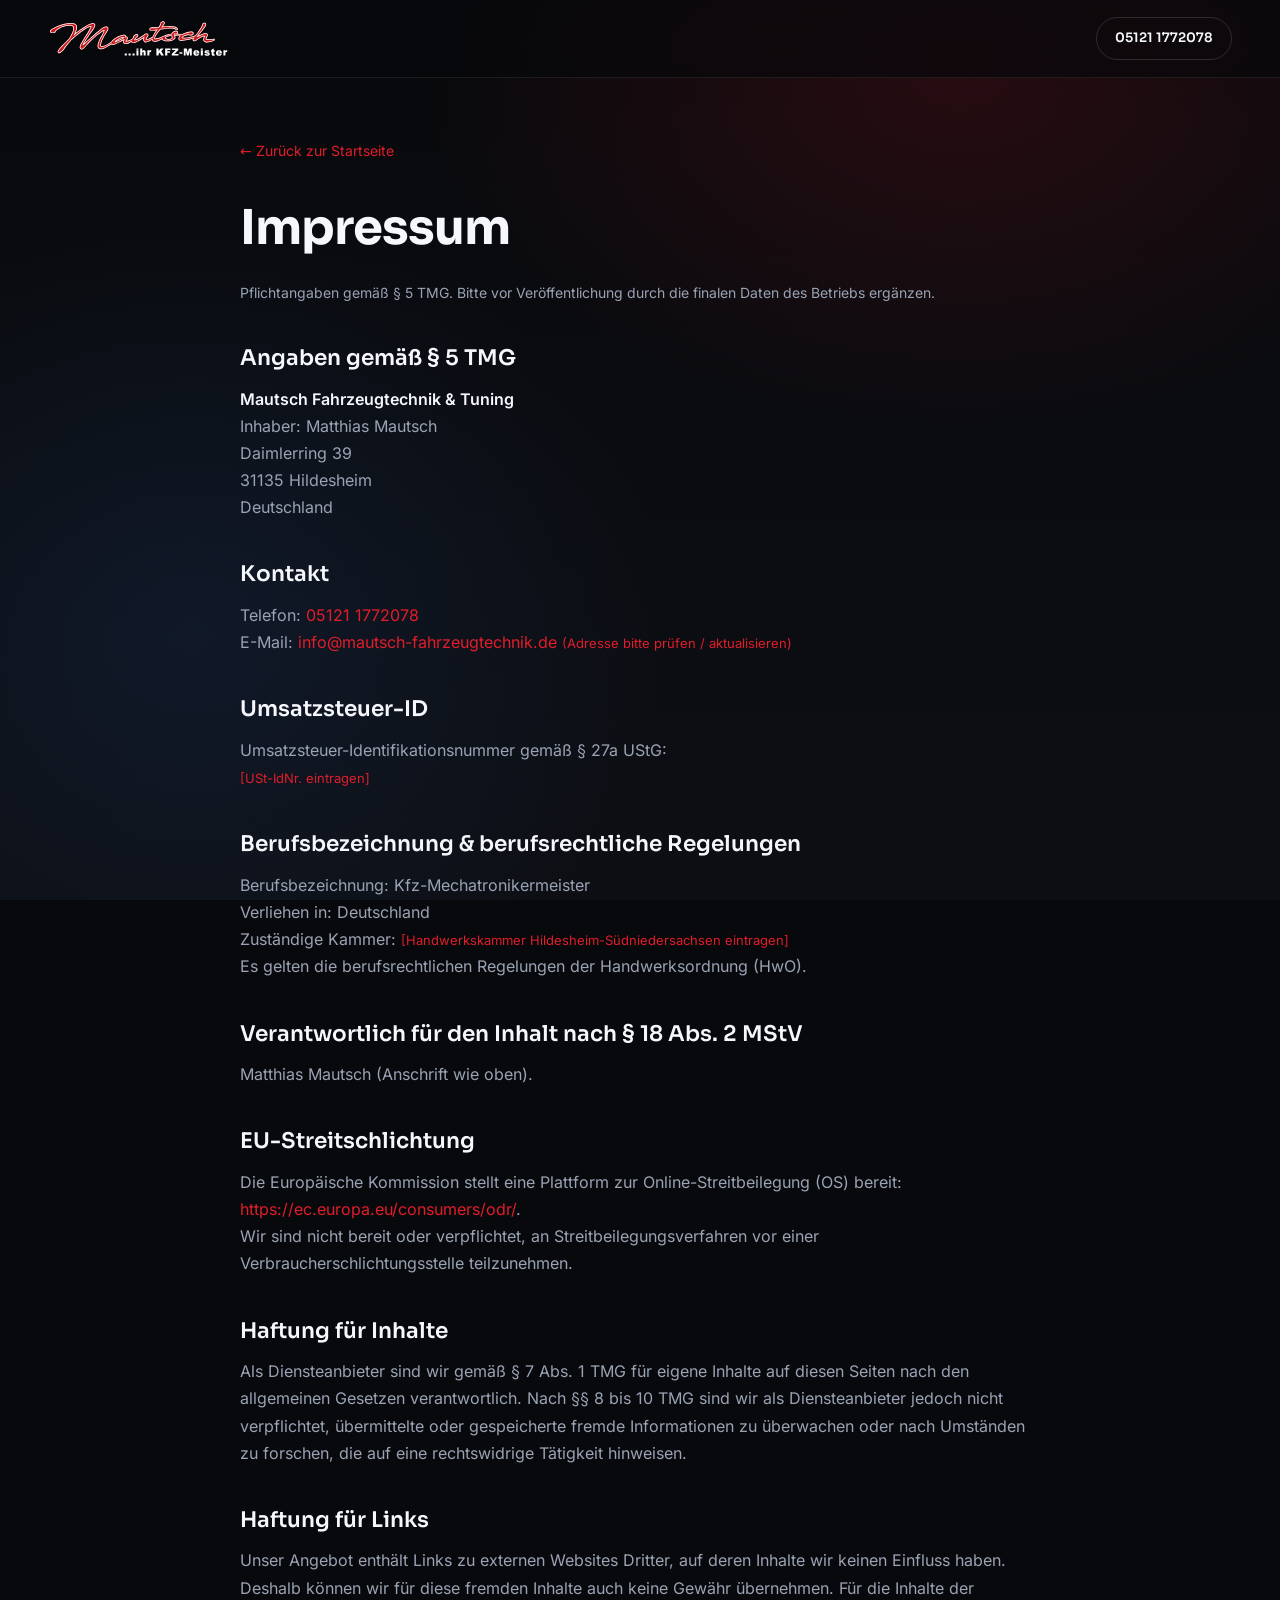
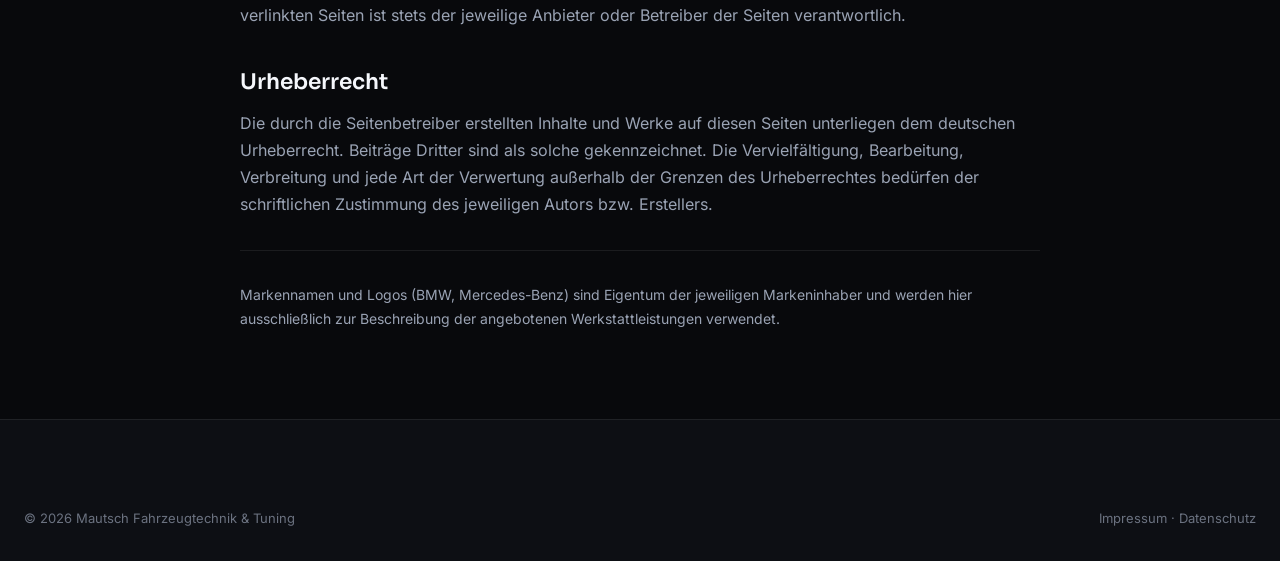
<file: mautsch-fahrzeugtechnik/impressum.html>
<!DOCTYPE html>
<html lang="de">
<head>
  <meta charset="UTF-8" />
  <meta name="viewport" content="width=device-width, initial-scale=1.0" />
  <title>Impressum · Mautsch Fahrzeugtechnik &amp; Tuning</title>
  <meta name="robots" content="noindex" />
  <meta name="theme-color" content="#0a0b0e" />
  <link rel="stylesheet" href="css/fonts.css" />
  <link rel="stylesheet" href="css/style.css" />
</head>
<body>
  <header class="nav is-scrolled">
    <a class="nav__brand" href="index.html" aria-label="Zur Startseite">
      <img class="nav__brand-logo" src="img/mautsch.svg" alt="Mautsch Fahrzeugtechnik &amp; Tuning" />
    </a>
    <a href="tel:+4951211772078" class="btn btn--sm" style="margin-left:auto">05121 1772078</a>
  </header>

  <main class="legal-page">
    <div class="legal-content">
      <a href="index.html" class="legal-back">← Zurück zur Startseite</a>
      <h1>Impressum</h1>
      <p class="legal-intro">Pflichtangaben gemäß § 5 TMG. Bitte vor Veröffentlichung durch die finalen Daten des Betriebs ergänzen.</p>

      <h2>Angaben gemäß § 5 TMG</h2>
      <p>
        <strong>Mautsch Fahrzeugtechnik &amp; Tuning</strong><br>
        Inhaber: Matthias Mautsch<br>
        Daimlerring 39<br>
        31135 Hildesheim<br>
        Deutschland
      </p>

      <h2>Kontakt</h2>
      <p>
        Telefon: <a href="tel:+4951211772078">05121 1772078</a><br>
        E-Mail: <a href="mailto:info@mautsch-fahrzeugtechnik.de">info@mautsch-fahrzeugtechnik.de</a> <span class="legal-todo">(Adresse bitte prüfen / aktualisieren)</span>
      </p>

      <h2>Umsatzsteuer-ID</h2>
      <p>Umsatzsteuer-Identifikationsnummer gemäß § 27a UStG:<br>
      <span class="legal-todo">[USt-IdNr. eintragen]</span></p>

      <h2>Berufsbezeichnung &amp; berufsrechtliche Regelungen</h2>
      <p>
        Berufsbezeichnung: Kfz-Mechatronikermeister<br>
        Verliehen in: Deutschland<br>
        Zuständige Kammer: <span class="legal-todo">[Handwerkskammer Hildesheim-Südniedersachsen eintragen]</span><br>
        Es gelten die berufsrechtlichen Regelungen der Handwerksordnung (HwO).
      </p>

      <h2>Verantwortlich für den Inhalt nach § 18 Abs. 2 MStV</h2>
      <p>Matthias Mautsch (Anschrift wie oben).</p>

      <h2>EU-Streitschlichtung</h2>
      <p>Die Europäische Kommission stellt eine Plattform zur Online-Streitbeilegung (OS) bereit: <a href="https://ec.europa.eu/consumers/odr/" target="_blank" rel="noopener">https://ec.europa.eu/consumers/odr/</a>.<br>
      Wir sind nicht bereit oder verpflichtet, an Streitbeilegungsverfahren vor einer Verbraucherschlichtungsstelle teilzunehmen.</p>

      <h2>Haftung für Inhalte</h2>
      <p>Als Diensteanbieter sind wir gemäß § 7 Abs. 1 TMG für eigene Inhalte auf diesen Seiten nach den allgemeinen Gesetzen verantwortlich. Nach §§ 8 bis 10 TMG sind wir als Diensteanbieter jedoch nicht verpflichtet, übermittelte oder gespeicherte fremde Informationen zu überwachen oder nach Umständen zu forschen, die auf eine rechtswidrige Tätigkeit hinweisen.</p>

      <h2>Haftung für Links</h2>
      <p>Unser Angebot enthält Links zu externen Websites Dritter, auf deren Inhalte wir keinen Einfluss haben. Deshalb können wir für diese fremden Inhalte auch keine Gewähr übernehmen. Für die Inhalte der verlinkten Seiten ist stets der jeweilige Anbieter oder Betreiber der Seiten verantwortlich.</p>

      <h2>Urheberrecht</h2>
      <p>Die durch die Seitenbetreiber erstellten Inhalte und Werke auf diesen Seiten unterliegen dem deutschen Urheberrecht. Beiträge Dritter sind als solche gekennzeichnet. Die Vervielfältigung, Bearbeitung, Verbreitung und jede Art der Verwertung außerhalb der Grenzen des Urheberrechtes bedürfen der schriftlichen Zustimmung des jeweiligen Autors bzw. Erstellers.</p>

      <hr>
      <p class="legal-intro">Markennamen und Logos (BMW, Mercedes-Benz) sind Eigentum der jeweiligen Markeninhaber und werden hier ausschließlich zur Beschreibung der angebotenen Werkstattleistungen verwendet.</p>
    </div>
  </main>

  <footer class="footer">
    <div class="footer__bottom">
      <span>© <span id="year"></span> Mautsch Fahrzeugtechnik &amp; Tuning</span>
      <span class="footer__legal"><a href="impressum.html">Impressum</a> · <a href="datenschutz.html">Datenschutz</a></span>
    </div>
  </footer>
  <script>document.getElementById('year').textContent = new Date().getFullYear();</script>
</body>
</html>
</file>
<file: mautsch-fahrzeugtechnik/css/fonts.css>
/* Self-hosted fonts (latin subset) */
@font-face { font-family: 'Sora'; font-style: normal; font-weight: 400; font-display: swap; src: url('../fonts/sora-latin-400-normal.woff2') format('woff2'); }
@font-face { font-family: 'Sora'; font-style: normal; font-weight: 600; font-display: swap; src: url('../fonts/sora-latin-600-normal.woff2') format('woff2'); }
@font-face { font-family: 'Sora'; font-style: normal; font-weight: 700; font-display: swap; src: url('../fonts/sora-latin-700-normal.woff2') format('woff2'); }
@font-face { font-family: 'Sora'; font-style: normal; font-weight: 800; font-display: swap; src: url('../fonts/sora-latin-800-normal.woff2') format('woff2'); }

@font-face { font-family: 'Inter'; font-style: normal; font-weight: 300; font-display: swap; src: url('../fonts/inter-latin-300-normal.woff2') format('woff2'); }
@font-face { font-family: 'Inter'; font-style: normal; font-weight: 400; font-display: swap; src: url('../fonts/inter-latin-400-normal.woff2') format('woff2'); }
@font-face { font-family: 'Inter'; font-style: normal; font-weight: 500; font-display: swap; src: url('../fonts/inter-latin-500-normal.woff2') format('woff2'); }
@font-face { font-family: 'Inter'; font-style: normal; font-weight: 600; font-display: swap; src: url('../fonts/inter-latin-600-normal.woff2') format('woff2'); }
</file>
<file: mautsch-fahrzeugtechnik/css/style.css>
/* ============================================================
   Mautsch Fahrzeugtechnik & Tuning — Premium Theme
   Dark / performance-red, motion-driven
   ============================================================ */

:root {
  --bg:        #08090c;
  --bg-2:      #0d0f14;
  --surface:   #12151d;
  --surface-2: #171b25;
  --text:      #f5f7fc;
  --muted:     #9aa3b4;
  --muted-2:   #6b7280;
  --accent:    #e11d2a;
  --accent-2:  #ff3b46;
  --accent-glow: rgba(225, 29, 42, 0.45);
  --cool:      #3b82f6;
  --border:    rgba(255, 255, 255, 0.08);
  --border-2:  rgba(255, 255, 255, 0.14);

  --font-display: 'Sora', system-ui, sans-serif;
  --font-body: 'Inter', system-ui, sans-serif;

  --maxw: 1240px;
  --radius: 18px;
  --ease: cubic-bezier(0.22, 1, 0.36, 1);

  --nav-h: 78px;
}

* { margin: 0; padding: 0; box-sizing: border-box; }

html {
  scroll-behavior: smooth;
  -webkit-font-smoothing: antialiased;
  text-rendering: optimizeLegibility;
}
html.lenis, html.lenis body { height: auto; }
.lenis.lenis-smooth { scroll-behavior: auto !important; }

body {
  font-family: var(--font-body);
  background: var(--bg);
  color: var(--text);
  line-height: 1.6;
  overflow-x: hidden;
  font-weight: 400;
}

::selection { background: var(--accent); color: #fff; }

a { color: inherit; text-decoration: none; }
img, svg { display: block; max-width: 100%; }
strong { color: var(--text); font-weight: 600; }

/* ---------- Background ambience ---------- */
body::before {
  content: "";
  position: fixed;
  inset: 0;
  background:
    radial-gradient(900px 600px at 75% 8%, rgba(225, 29, 42, 0.14), transparent 60%),
    radial-gradient(800px 700px at 15% 70%, rgba(59, 130, 246, 0.10), transparent 60%),
    linear-gradient(180deg, var(--bg) 0%, var(--bg-2) 100%);
  z-index: -3;
  pointer-events: none;
}

.grain {
  position: fixed;
  inset: 0;
  z-index: 1;
  pointer-events: none;
  opacity: 0.05;
  mix-blend-mode: overlay;
  background-image: url("data:image/svg+xml,%3Csvg xmlns='http://www.w3.org/2000/svg' width='160' height='160'%3E%3Cfilter id='n'%3E%3CfeTurbulence type='fractalNoise' baseFrequency='0.85' numOctaves='3'/%3E%3C/filter%3E%3Crect width='100%25' height='100%25' filter='url(%23n)'/%3E%3C/svg%3E");
}

/* ---------- 3D scene ---------- */
.scene {
  position: fixed;
  inset: 0;
  z-index: -2;
  pointer-events: none;
}
.scene canvas { width: 100% !important; height: 100% !important; display: block; }

/* ============================================================
   Preloader
   ============================================================ */
.preloader {
  position: fixed;
  inset: 0;
  z-index: 9999;
  background: var(--bg);
  display: grid;
  place-items: center;
  transition: opacity 0.8s var(--ease), visibility 0.8s var(--ease);
}
.preloader.is-done { opacity: 0; visibility: hidden; }
.preloader__inner { text-align: center; width: min(340px, 80vw); }
.preloader__mark {
  font-family: var(--font-display);
  font-weight: 800;
  font-size: 64px;
  color: var(--accent);
  line-height: 1;
  margin-bottom: 18px;
  animation: pulse 1.6s var(--ease) infinite;
}
.preloader__name {
  font-family: var(--font-display);
  font-weight: 700;
  letter-spacing: 0.18em;
  font-size: 18px;
}
.preloader__name span {
  display: block;
  font-family: var(--font-body);
  font-weight: 400;
  font-size: 11px;
  letter-spacing: 0.3em;
  color: var(--muted);
  margin-top: 8px;
  text-transform: uppercase;
}
.preloader__bar {
  margin: 26px 0 10px;
  height: 2px;
  background: var(--border);
  border-radius: 2px;
  overflow: hidden;
}
.preloader__bar span {
  display: block;
  height: 100%;
  width: 0;
  background: linear-gradient(90deg, var(--accent), var(--accent-2));
  transition: width 0.2s linear;
}
.preloader__pct { font-size: 12px; color: var(--muted); letter-spacing: 0.2em; }
@keyframes pulse { 0%,100%{ opacity:1; transform:scale(1);} 50%{opacity:.5; transform:scale(.94);} }

/* ============================================================
   Custom cursor
   ============================================================ */
.cursor, .cursor-dot { position: fixed; top: 0; left: 0; pointer-events: none; z-index: 9000; border-radius: 50%; mix-blend-mode: difference; }
.cursor {
  width: 38px; height: 38px;
  border: 1.5px solid #fff;
  transform: translate(-50%, -50%);
  transition: width .25s var(--ease), height .25s var(--ease), background .25s var(--ease), opacity .3s;
}
.cursor-dot { width: 5px; height: 5px; background: #fff; transform: translate(-50%, -50%); }
.cursor.is-hover { width: 64px; height: 64px; background: rgba(255,255,255,.15); }
body.cursor-ready * { cursor: none; }
@media (hover: none), (max-width: 900px) { .cursor, .cursor-dot { display: none; } body.cursor-ready * { cursor: auto; } }

/* ============================================================
   Layout helpers
   ============================================================ */
.section {
  position: relative;
  z-index: 2;
  max-width: var(--maxw);
  margin: 0 auto;
  padding: clamp(80px, 12vh, 160px) 24px;
}
.section__head { max-width: 760px; margin-bottom: 56px; }
.section__eyebrow {
  display: inline-flex; align-items: center; gap: 10px;
  font-size: 12px; letter-spacing: 0.28em; text-transform: uppercase;
  color: var(--muted); font-weight: 500; margin-bottom: 22px;
}
.section__eyebrow .dot, .hero__eyebrow .dot { width: 7px; height: 7px; border-radius: 50%; background: var(--accent); box-shadow: 0 0 12px var(--accent-glow); }
.section__title {
  font-family: var(--font-display);
  font-weight: 700;
  font-size: clamp(2rem, 5vw, 3.6rem);
  line-height: 1.05;
  letter-spacing: -0.02em;
}
.section__lead { color: var(--muted); font-size: clamp(1rem, 1.4vw, 1.2rem); margin-top: 20px; max-width: 60ch; }
.accent { color: var(--accent); }

/* ============================================================
   Buttons
   ============================================================ */
.btn {
  position: relative;
  display: inline-flex; align-items: center; gap: 10px;
  font-family: var(--font-display);
  font-weight: 600; font-size: 15px;
  padding: 15px 26px;
  border-radius: 100px;
  border: 1px solid var(--border-2);
  color: var(--text);
  overflow: hidden;
  transition: transform .3s var(--ease), border-color .3s, color .3s;
  will-change: transform;
}
.btn svg { transition: transform .3s var(--ease); }
.btn::after {
  content: ""; position: absolute; inset: 0; z-index: -1;
  background: var(--accent);
  transform: translateY(101%);
  transition: transform .4s var(--ease);
}
.btn:hover { color: #fff; border-color: var(--accent); }
.btn:hover::after { transform: translateY(0); }
.btn:hover svg { transform: translateX(3px); }
.btn--primary { background: var(--accent); border-color: var(--accent); color: #fff; box-shadow: 0 10px 40px -12px var(--accent-glow); }
.btn--primary::after { background: #fff; }
.btn--primary:hover { color: var(--accent); }
.btn--ghost { background: rgba(255,255,255,.02); }
.btn--sm { padding: 10px 18px; font-size: 13px; }
.btn:focus-visible { outline: 2px solid var(--cool); outline-offset: 3px; }

/* ============================================================
   Navigation
   ============================================================ */
.nav {
  position: fixed; top: 0; left: 0; right: 0; z-index: 100;
  height: var(--nav-h);
  display: flex; align-items: center; gap: 24px;
  padding: 0 clamp(20px, 4vw, 48px);
  transition: background .4s var(--ease), backdrop-filter .4s, border-color .4s;
  border-bottom: 1px solid transparent;
}
.nav.is-scrolled {
  background: rgba(8, 9, 12, 0.72);
  backdrop-filter: blur(18px) saturate(140%);
  border-bottom-color: var(--border);
}
.nav__brand { display: flex; align-items: center; gap: 12px; margin-right: auto; }
.nav__brand-logo { height: 38px; width: auto; display: block; }
.footer__logo { height: 44px; width: auto; display: block; }
.preloader__logo { width: min(300px, 64vw); height: auto; display: block; margin: 0 auto 26px; }
.brand-panel__logo { height: 84px; display: flex; align-items: center; }
.brand-panel__logo img { width: 84px; height: 84px; object-fit: contain; display: block; }
.nav__brand-mark, .footer .nav__brand-mark {
  display: grid; place-items: center;
  width: 38px; height: 38px; border-radius: 10px;
  background: var(--accent);
  font-family: var(--font-display); font-weight: 800; font-size: 22px; color: #fff;
  box-shadow: 0 8px 24px -8px var(--accent-glow);
}
.nav__brand-text { font-family: var(--font-display); font-weight: 700; letter-spacing: 0.14em; font-size: 16px; line-height: 1; }
.nav__brand-text small { display: block; font-family: var(--font-body); font-weight: 400; font-size: 10px; letter-spacing: 0.22em; color: var(--muted); margin-top: 4px; text-transform: uppercase; }
.nav__links { display: flex; gap: 4px; }
.nav__links a {
  position: relative; padding: 8px 14px; font-size: 14px; font-weight: 500; color: var(--muted);
  border-radius: 100px; transition: color .3s;
}
.nav__links a::before {
  content: ""; position: absolute; left: 14px; right: 14px; bottom: 2px; height: 1.5px;
  background: var(--accent); transform: scaleX(0); transform-origin: left; transition: transform .35s var(--ease);
}
.nav__links a:hover { color: var(--text); }
.nav__links a:hover::before, .nav__links a.is-active::before { transform: scaleX(1); }
.nav__links a.is-active { color: var(--text); }
.nav__cta { margin-left: 8px; }

.nav__burger { display: none; width: 44px; height: 44px; background: none; border: 0; flex-direction: column; gap: 5px; justify-content: center; align-items: center; }
.nav__burger span { width: 24px; height: 2px; background: var(--text); border-radius: 2px; transition: transform .35s var(--ease), opacity .25s; }
.nav__burger.is-open span:nth-child(1) { transform: translateY(7px) rotate(45deg); }
.nav__burger.is-open span:nth-child(2) { opacity: 0; }
.nav__burger.is-open span:nth-child(3) { transform: translateY(-7px) rotate(-45deg); }

.mobile-menu {
  position: fixed; inset: 0; z-index: 90;
  background: rgba(8, 9, 12, 0.97);
  backdrop-filter: blur(20px);
  display: flex; flex-direction: column; justify-content: center; gap: 8px;
  padding: 0 32px;
  transform: translateY(-100%);
  transition: transform .55s var(--ease);
}
.mobile-menu.is-open { transform: translateY(0); }
.mobile-menu a { font-family: var(--font-display); font-size: 32px; font-weight: 600; color: var(--text); padding: 10px 0; border-bottom: 1px solid var(--border); }
.mobile-menu a.btn { border: 1px solid var(--accent); justify-content: center; font-size: 18px; margin-top: 24px; }

/* ============================================================
   Hero
   ============================================================ */
.hero {
  min-height: 100vh;
  min-height: 100dvh;
  display: flex; flex-direction: column; justify-content: center;
  padding-top: var(--nav-h);
  text-align: center;
  align-items: center;
}
.hero::before {
  content: "";
  position: absolute;
  inset: 0;
  z-index: -1;
  pointer-events: none;
  background: radial-gradient(68% 52% at 50% 46%, rgba(8, 9, 12, 0.80) 0%, rgba(8, 9, 12, 0.40) 48%, rgba(8, 9, 12, 0) 78%);
}
.hero__eyebrow {
  display: inline-flex; align-items: center; gap: 10px;
  padding: 8px 16px; border: 1px solid var(--border); border-radius: 100px;
  background: rgba(255,255,255,.02); backdrop-filter: blur(6px);
  font-size: 12px; letter-spacing: 0.22em; text-transform: uppercase; color: var(--muted);
  margin-bottom: 28px;
}
.hero__title {
  font-family: var(--font-display);
  font-weight: 800;
  font-size: clamp(2.6rem, 9vw, 6.6rem);
  line-height: 0.98;
  letter-spacing: -0.03em;
  margin-bottom: 28px;
}
.hero__title .line { display: block; overflow: hidden; }
.hero__title .line > span { display: block; }
.hero__title, .hero__sub { text-shadow: 0 4px 40px rgba(0, 0, 0, 0.55); }
.hero__sub { color: var(--muted); font-size: clamp(1.05rem, 1.8vw, 1.35rem); max-width: 54ch; margin: 0 auto 40px; }
.hero__cta { display: flex; gap: 16px; flex-wrap: wrap; justify-content: center; }

.hero__scroll {
  position: absolute; bottom: 32px; left: 50%; transform: translateX(-50%);
  display: flex; flex-direction: column; align-items: center; gap: 12px;
  font-size: 11px; letter-spacing: 0.3em; text-transform: uppercase; color: var(--muted-2);
}
.hero__scroll-line { width: 1.5px; height: 56px; background: var(--border); position: relative; overflow: hidden; }
.hero__scroll-line i { position: absolute; top: 0; left: 0; width: 100%; height: 40%; background: var(--accent); animation: scrolldown 2s var(--ease) infinite; }
@keyframes scrolldown { 0%{ transform: translateY(-100%);} 100%{ transform: translateY(250%);} }

/* ============================================================
   Color picker (3D paint)
   ============================================================ */
.color-picker {
  position: absolute;
  bottom: 28px;
  right: 28px;
  z-index: 3;
  display: flex; flex-direction: column; gap: 10px;
  padding: 14px 18px;
  background: rgba(13, 15, 20, 0.65);
  backdrop-filter: blur(14px) saturate(140%);
  border: 1px solid var(--border);
  border-radius: 16px;
  box-shadow: 0 20px 50px -20px rgba(0, 0, 0, 0.6);
}
.color-picker__label {
  font-size: 10px; letter-spacing: 0.28em; text-transform: uppercase;
  color: var(--muted); font-weight: 500;
}
.color-picker__swatches { display: flex; gap: 8px; }
.swatch {
  width: 28px; height: 28px; padding: 0;
  border-radius: 50%;
  border: 2px solid rgba(255, 255, 255, 0.18);
  background: var(--c, #000);
  cursor: pointer;
  transition: transform .25s var(--ease), border-color .25s, box-shadow .25s;
}
.swatch:hover { transform: scale(1.12); border-color: rgba(255, 255, 255, 0.5); }
.swatch.is-active { border-color: var(--accent); box-shadow: 0 0 0 2px var(--bg), 0 0 0 3px var(--accent); }
.swatch:focus-visible { outline: 2px solid var(--accent); outline-offset: 2px; }

@media (max-width: 820px) {
  .color-picker { bottom: 96px; right: 16px; padding: 10px 14px; }
  .swatch { width: 24px; height: 24px; }
}

/* ============================================================
   Marquee
   ============================================================ */
.marquee {
  position: relative; z-index: 2;
  border-top: 1px solid var(--border); border-bottom: 1px solid var(--border);
  padding: 26px 0; overflow: hidden;
  background: rgba(13, 15, 20, 0.6);
  backdrop-filter: blur(8px);
}
.marquee__track {
  display: inline-flex; align-items: center; gap: 28px; white-space: nowrap;
  font-family: var(--font-display); font-weight: 700; font-size: clamp(1.4rem, 3vw, 2.2rem);
  letter-spacing: -0.01em; color: var(--text);
  animation: marquee 26s linear infinite;
}
.marquee__track i { color: var(--accent); font-style: normal; }
.marquee__track span { opacity: 0.85; }
@keyframes marquee { from { transform: translateX(0);} to { transform: translateX(-50%);} }

/* ============================================================
   Stats
   ============================================================ */
.stats__grid {
  display: grid; grid-template-columns: repeat(4, 1fr); gap: 1px;
  background: var(--border); border: 1px solid var(--border); border-radius: var(--radius); overflow: hidden;
}
.stat { background: var(--surface); padding: 40px 28px; }
.stat__num { font-family: var(--font-display); font-weight: 800; font-size: clamp(2.4rem, 5vw, 3.6rem); line-height: 1; letter-spacing: -0.03em; display: flex; align-items: baseline; }
.stat__num i { color: var(--accent); font-style: normal; font-size: 0.6em; margin-left: 2px; }
.stat__label { color: var(--muted); font-size: 14px; margin-top: 14px; line-height: 1.5; }

/* ============================================================
   Services
   ============================================================ */
.services__grid { display: grid; grid-template-columns: repeat(3, 1fr); gap: 20px; }
.card {
  position: relative;
  background: linear-gradient(180deg, var(--surface) 0%, var(--bg-2) 100%);
  border: 1px solid var(--border);
  border-radius: var(--radius);
  padding: 36px 30px 40px;
  overflow: hidden;
  transition: transform .5s var(--ease), border-color .4s, box-shadow .5s;
  transform-style: preserve-3d;
}
.card::before {
  content: ""; position: absolute; inset: 0;
  background: radial-gradient(360px 220px at var(--mx, 50%) var(--my, 0%), rgba(225,29,42,0.16), transparent 70%);
  opacity: 0; transition: opacity .4s;
}
.card:hover { border-color: var(--border-2); box-shadow: 0 30px 70px -40px rgba(0,0,0,0.9); }
.card:hover::before { opacity: 1; }
.card__icon {
  width: 56px; height: 56px; border-radius: 14px;
  display: grid; place-items: center; margin-bottom: 26px;
  background: rgba(255,255,255,0.04); border: 1px solid var(--border);
  color: var(--accent);
}
.card__icon svg { width: 26px; height: 26px; }
.card h3 { font-family: var(--font-display); font-weight: 600; font-size: 1.4rem; margin-bottom: 12px; }
.card p { color: var(--muted); font-size: 15px; }
.card__index {
  position: absolute; top: 28px; right: 30px;
  font-family: var(--font-display); font-weight: 700; font-size: 13px; color: var(--muted-2);
  letter-spacing: 0.1em;
}
.card--accent { background: linear-gradient(180deg, rgba(225,29,42,0.16) 0%, var(--bg-2) 70%); border-color: rgba(225,29,42,0.3); }
.card--accent .card__icon { background: var(--accent); color: #fff; border-color: transparent; }

/* ============================================================
   Brands
   ============================================================ */
.brands__grid { display: grid; grid-template-columns: 1fr 1fr; gap: 20px; }
.brand-panel {
  position: relative;
  border: 1px solid var(--border); border-radius: var(--radius);
  padding: 48px 44px;
  background: linear-gradient(160deg, var(--surface) 0%, var(--bg) 100%);
  overflow: hidden;
  transition: border-color .4s, transform .5s var(--ease);
}
.brand-panel::after {
  content: ""; position: absolute; right: -60px; top: -60px; width: 220px; height: 220px;
  background: radial-gradient(circle, var(--accent-glow), transparent 70%); opacity: 0; transition: opacity .5s;
}
.brand-panel:hover { border-color: var(--border-2); transform: translateY(-4px); }
.brand-panel:hover::after { opacity: 0.5; }
.brand-panel__logo { color: var(--text); margin-bottom: 24px; opacity: 0.95; }
.brand-panel h3 { font-family: var(--font-display); font-weight: 700; font-size: 2rem; margin-bottom: 14px; }
.brand-panel p { color: var(--muted); margin-bottom: 24px; max-width: 46ch; }
.brand-panel__list { list-style: none; display: flex; flex-direction: column; gap: 12px; }
.brand-panel__list li { position: relative; padding-left: 26px; font-size: 15px; color: var(--text); }
.brand-panel__list li::before {
  content: ""; position: absolute; left: 0; top: 8px; width: 8px; height: 8px; border-radius: 50%;
  background: var(--accent); box-shadow: 0 0 10px var(--accent-glow);
}

/* ============================================================
   Process
   ============================================================ */
.process__list { display: grid; grid-template-columns: repeat(4, 1fr); gap: 20px; }
.step {
  padding: 32px 26px; border: 1px solid var(--border); border-radius: var(--radius);
  background: var(--surface); position: relative; transition: transform .5s var(--ease), border-color .4s;
}
.step:hover { transform: translateY(-6px); border-color: var(--border-2); }
.step__no { font-family: var(--font-display); font-weight: 800; font-size: 2.6rem; color: transparent; -webkit-text-stroke: 1.5px var(--accent); line-height: 1; margin-bottom: 24px; }
.step h3 { font-family: var(--font-display); font-weight: 600; font-size: 1.25rem; margin-bottom: 10px; }
.step p { color: var(--muted); font-size: 14px; }

/* ============================================================
   About
   ============================================================ */
.about__grid { display: grid; grid-template-columns: 1.1fr 0.9fr; gap: 56px; align-items: center; }
.about__text p { color: var(--muted); margin-top: 18px; font-size: 1.05rem; max-width: 52ch; }
.about__text .section__title { margin-top: 18px; }
.about__partner {
  margin-top: 32px; padding: 20px 24px; border: 1px solid var(--border); border-radius: 14px;
  background: rgba(255,255,255,0.02); display: flex; flex-direction: column; gap: 4px;
}
.about__partner span { font-size: 11px; letter-spacing: 0.24em; text-transform: uppercase; color: var(--muted-2); }
.about__partner strong { font-family: var(--font-display); font-size: 1.1rem; }
.about__features { display: grid; grid-template-columns: 1fr 1fr; gap: 16px; }
.feature {
  padding: 26px 22px; border: 1px solid var(--border); border-radius: 14px; background: var(--surface);
  display: flex; flex-direction: column; gap: 14px; transition: transform .5s var(--ease), border-color .4s;
}
.feature:hover { transform: translateY(-4px); border-color: var(--border-2); }
.feature svg { width: 30px; height: 30px; color: var(--accent); }
.feature h4 { font-family: var(--font-display); font-weight: 600; font-size: 1.05rem; }
.feature p { color: var(--muted); font-size: 13.5px; }

/* ============================================================
   FAQ
   ============================================================ */
.faq__list { display: grid; gap: 12px; max-width: 880px; }
.faq-item {
  border: 1px solid var(--border);
  border-radius: 14px;
  background: var(--surface);
  overflow: hidden;
  transition: border-color .3s, background .3s;
}
.faq-item[open] { border-color: var(--border-2); background: var(--surface-2); }
.faq-item summary {
  list-style: none;
  display: flex; align-items: center; justify-content: space-between;
  padding: 22px 26px; cursor: pointer; gap: 16px;
  font-family: var(--font-display); font-weight: 600; font-size: 1.08rem;
}
.faq-item summary::-webkit-details-marker { display: none; }
.faq-item summary i {
  display: inline-block; width: 12px; height: 12px;
  border-right: 2px solid var(--accent);
  border-bottom: 2px solid var(--accent);
  transform: rotate(45deg);
  transition: transform .35s var(--ease);
  flex-shrink: 0; margin-right: 6px;
}
.faq-item[open] summary i { transform: rotate(-135deg); }
.faq-item__body { padding: 0 26px 24px; color: var(--muted); font-size: 0.98rem; line-height: 1.7; }
.faq-item__body p { max-width: 70ch; }

/* ============================================================
   Contact
   ============================================================ */
.contact__inner { display: grid; grid-template-columns: 1fr 1fr; gap: 48px; align-items: stretch; }
.contact__actions { display: flex; gap: 14px; flex-wrap: wrap; margin: 32px 0; }
.contact__cards { display: grid; grid-template-columns: 1fr 1fr; gap: 16px; }
.contact-card { padding: 24px; border: 1px solid var(--border); border-radius: 14px; background: var(--surface); }
.contact-card__label { font-size: 11px; letter-spacing: 0.24em; text-transform: uppercase; color: var(--muted-2); display: block; margin-bottom: 12px; }
.contact-card p { font-size: 1.05rem; line-height: 1.5; }
.contact-card__link { color: var(--accent); font-weight: 600; font-size: 14px; display: inline-block; margin-top: 12px; }
.hours { width: 100%; border-collapse: collapse; font-size: 14px; }
.hours th { text-align: left; font-weight: 500; color: var(--muted); padding: 4px 0; width: 42%; }
.hours td { text-align: right; color: var(--text); padding: 4px 0; font-variant-numeric: tabular-nums; }
.contact__map { position: relative; border-radius: var(--radius); overflow: hidden; border: 1px solid var(--border); min-height: 420px; }
.contact__map iframe { width: 100%; height: 100%; min-height: 420px; border: 0; filter: grayscale(1) invert(0.92) contrast(0.9) hue-rotate(180deg); }
.contact__map-link { position: absolute; bottom: 16px; left: 16px; background: var(--bg); border: 1px solid var(--border-2); color: var(--text); padding: 10px 16px; border-radius: 100px; font-size: 13px; font-weight: 600; }

/* ----- Contact form ----- */
.contact__form-wrap {
  margin-top: 48px;
  padding: 44px;
  border: 1px solid var(--border);
  border-radius: var(--radius);
  background: linear-gradient(180deg, var(--surface) 0%, var(--bg-2) 100%);
}
.contact__form-head { margin-bottom: 28px; }
.contact__form-head h3 { font-family: var(--font-display); font-weight: 700; font-size: 1.8rem; margin-bottom: 8px; }
.contact__form-head p { color: var(--muted); }
.contact__form { display: grid; grid-template-columns: 1fr 1fr; gap: 18px; }
.field { display: flex; flex-direction: column; gap: 8px; }
.field--full { grid-column: 1 / -1; }
.field label { font-size: 12px; letter-spacing: 0.16em; text-transform: uppercase; color: var(--muted); font-weight: 500; }
.field input, .field select, .field textarea {
  font-family: var(--font-body); font-size: 15px; color: var(--text);
  background: rgba(255,255,255,0.03);
  border: 1px solid var(--border);
  border-radius: 12px;
  padding: 14px 16px;
  transition: border-color .25s, background .25s;
  outline: none;
}
.field textarea { resize: vertical; min-height: 120px; line-height: 1.55; }
.field input:focus, .field select:focus, .field textarea:focus {
  border-color: var(--accent); background: rgba(255,255,255,0.05);
}
.field input:user-invalid, .field textarea:user-invalid, .field select:user-invalid { border-color: var(--accent); }
.field--check { flex-direction: row; align-items: flex-start; gap: 12px; }
.field--check input { width: 18px; height: 18px; margin-top: 3px; flex-shrink: 0; accent-color: var(--accent); }
.field--check label { font-size: 13px; letter-spacing: normal; text-transform: none; color: var(--muted); line-height: 1.5; }
.field--check label a { color: var(--text); text-decoration: underline; text-decoration-color: var(--accent); text-underline-offset: 3px; }
.contact__form-actions { display: flex; align-items: center; gap: 18px; flex-wrap: wrap; margin-top: 8px; }
.contact__form-status { font-size: 14px; color: var(--muted); }
.contact__form-status.is-error { color: var(--accent); }
.contact__form-status.is-ok { color: #5fcc8b; }

@media (max-width: 720px) {
  .contact__form { grid-template-columns: 1fr; }
  .contact__form-wrap { padding: 28px 20px; }
}

/* ============================================================
   Footer
   ============================================================ */
.footer { position: relative; z-index: 2; border-top: 1px solid var(--border); background: var(--bg-2); padding: 64px 24px 32px; }
.footer__top { max-width: var(--maxw); margin: 0 auto; display: grid; grid-template-columns: 1.2fr 1fr 1fr; gap: 40px; padding-bottom: 48px; border-bottom: 1px solid var(--border); }
.footer__brand { display: flex; align-items: center; gap: 14px; }
.footer__brand strong { font-family: var(--font-display); letter-spacing: 0.14em; font-size: 18px; display: block; }
.footer__brand span { color: var(--muted); font-size: 12px; letter-spacing: 0.18em; text-transform: uppercase; }
.footer__nav { display: flex; flex-direction: column; gap: 12px; }
.footer__nav a { color: var(--muted); font-size: 15px; transition: color .3s; }
.footer__nav a:hover { color: var(--accent); }
.footer__contact { display: flex; flex-direction: column; gap: 12px; color: var(--muted); font-size: 15px; }
.footer__contact a:hover { color: var(--accent); }
.footer__bottom { max-width: var(--maxw); margin: 24px auto 0; display: flex; justify-content: space-between; gap: 16px; flex-wrap: wrap; font-size: 13px; color: var(--muted-2); }
.footer__legal a:hover { color: var(--accent); }

/* ============================================================
   Legal pages (Impressum / Datenschutz)
   ============================================================ */
.legal-page { padding: calc(var(--nav-h) + 60px) 24px 80px; min-height: 60vh; position: relative; z-index: 2; }
.legal-content { max-width: 800px; margin: 0 auto; }
.legal-back { display: inline-flex; align-items: center; gap: 8px; margin-bottom: 28px; color: var(--muted); font-size: 14px; transition: color .25s; }
.legal-back:hover { color: var(--text); }
.legal-content h1 { font-family: var(--font-display); font-weight: 700; font-size: clamp(2rem, 5vw, 3rem); letter-spacing: -0.02em; margin-bottom: 14px; }
.legal-content h2 { font-family: var(--font-display); font-weight: 600; font-size: 1.35rem; margin: 36px 0 10px; }
.legal-content h3 { font-family: var(--font-display); font-weight: 600; font-size: 1.05rem; margin: 22px 0 8px; }
.legal-content p, .legal-content li { color: var(--muted); line-height: 1.7; margin: 8px 0; }
.legal-content ul { padding-left: 22px; }
.legal-content a { color: var(--accent); }
.legal-content a:hover { text-decoration: underline; }
.legal-content strong { color: var(--text); }
.legal-content hr { border: 0; border-top: 1px solid var(--border); margin: 32px 0; }
.legal-intro { color: var(--muted-2); font-size: 14px; margin-bottom: 28px; }
.legal-todo { color: var(--accent); font-size: 13px; }

/* ============================================================
   Reveal animations
   ============================================================ */
.reveal-up { opacity: 0; transform: translateY(40px); transition: opacity .9s var(--ease), transform .9s var(--ease); }
.reveal-up.is-in { opacity: 1; transform: none; }

/* ============================================================
   Responsive
   ============================================================ */
@media (max-width: 1024px) {
  .services__grid { grid-template-columns: repeat(2, 1fr); }
  .process__list { grid-template-columns: repeat(2, 1fr); }
  .about__grid { grid-template-columns: 1fr; gap: 40px; }
  .footer__top { grid-template-columns: 1fr 1fr; }
}
@media (max-width: 820px) {
  .nav__links, .nav__cta { display: none; }
  .nav__burger { display: flex; }
  .stats__grid { grid-template-columns: repeat(2, 1fr); }
  .brands__grid { grid-template-columns: 1fr; }
  .contact__inner { grid-template-columns: 1fr; }
  .contact__map { min-height: 320px; }
  .footer__top { grid-template-columns: 1fr; gap: 28px; }
}
@media (max-width: 520px) {
  .services__grid, .process__list, .about__features, .contact__cards { grid-template-columns: 1fr; }
  .section { padding-left: 18px; padding-right: 18px; }
  .btn { padding: 14px 22px; }
}

/* ============================================================
   Reduced motion
   ============================================================ */
@media (prefers-reduced-motion: reduce) {
  *, *::before, *::after { animation-duration: 0.001ms !important; animation-iteration-count: 1 !important; transition-duration: 0.001ms !important; scroll-behavior: auto !important; }
  .reveal-up { opacity: 1; transform: none; }
  .marquee__track { animation: none; }
  .cursor, .cursor-dot { display: none; }
}
</file>
